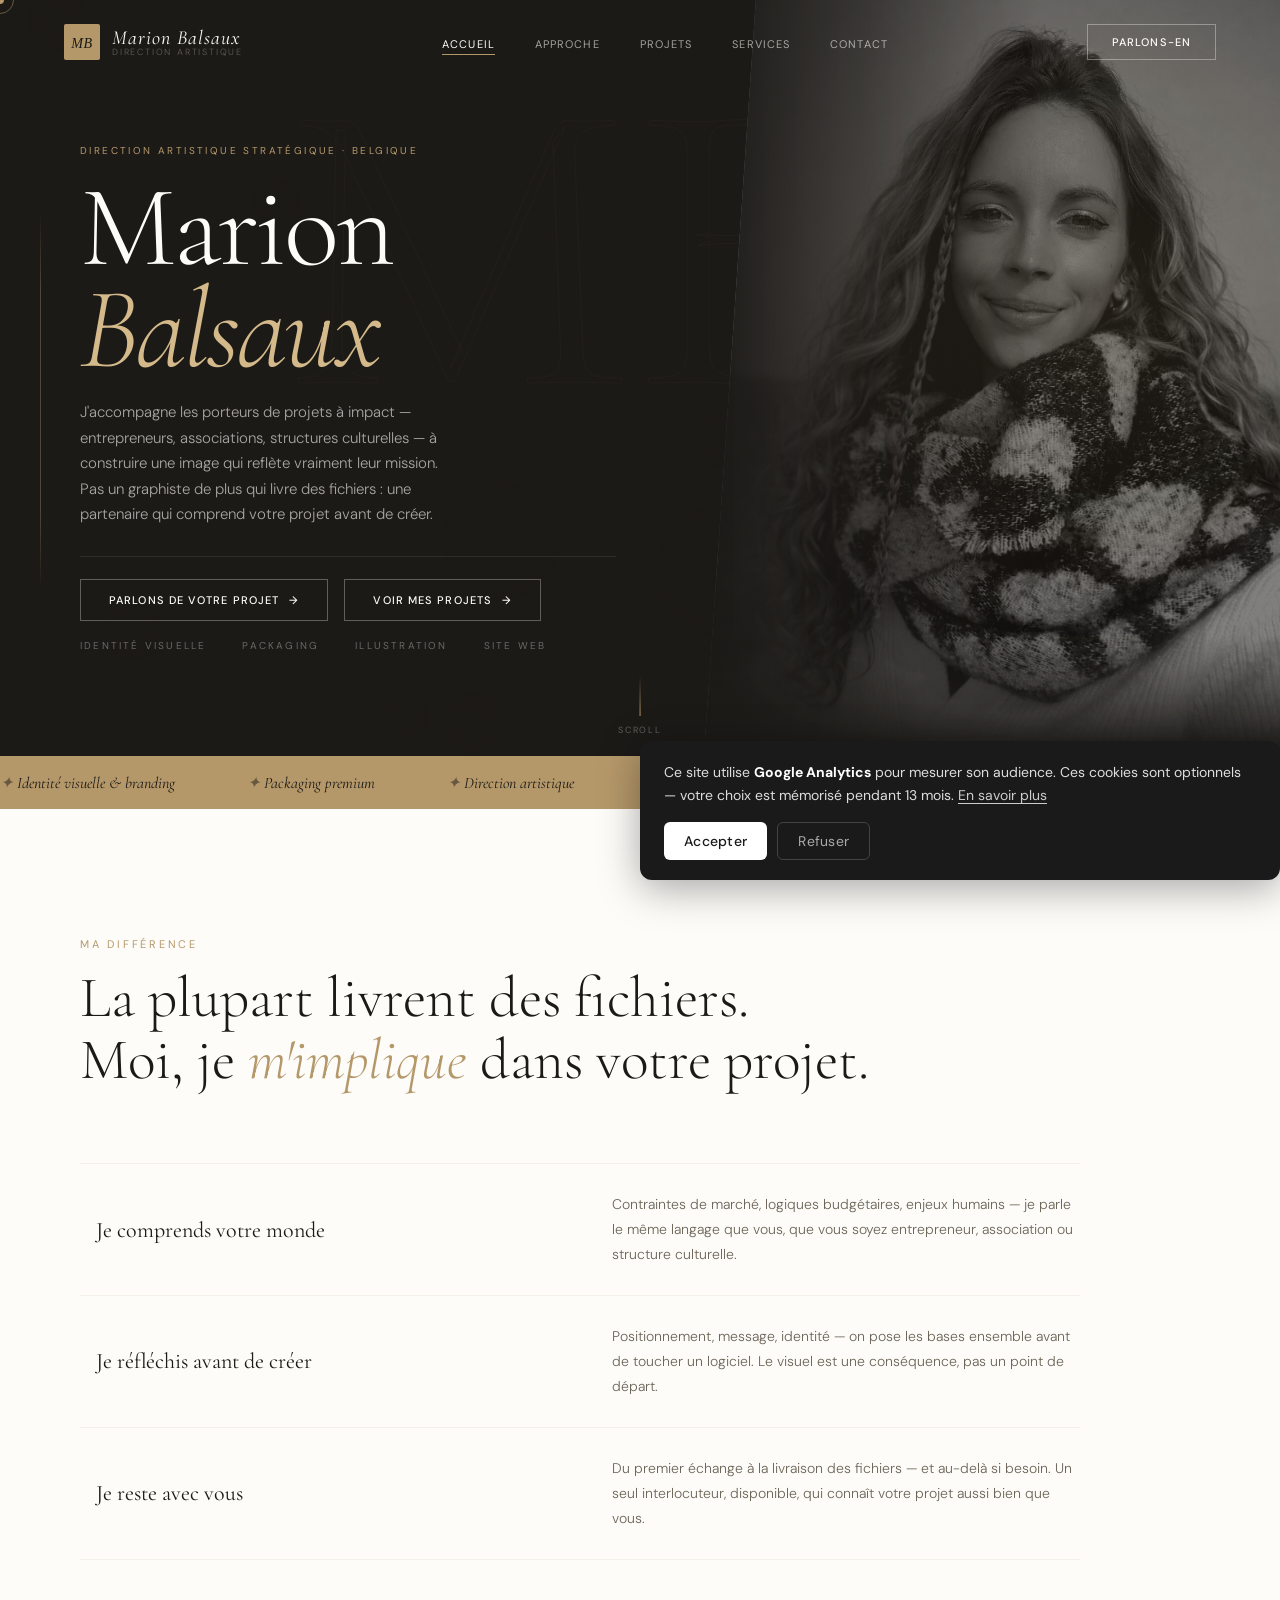
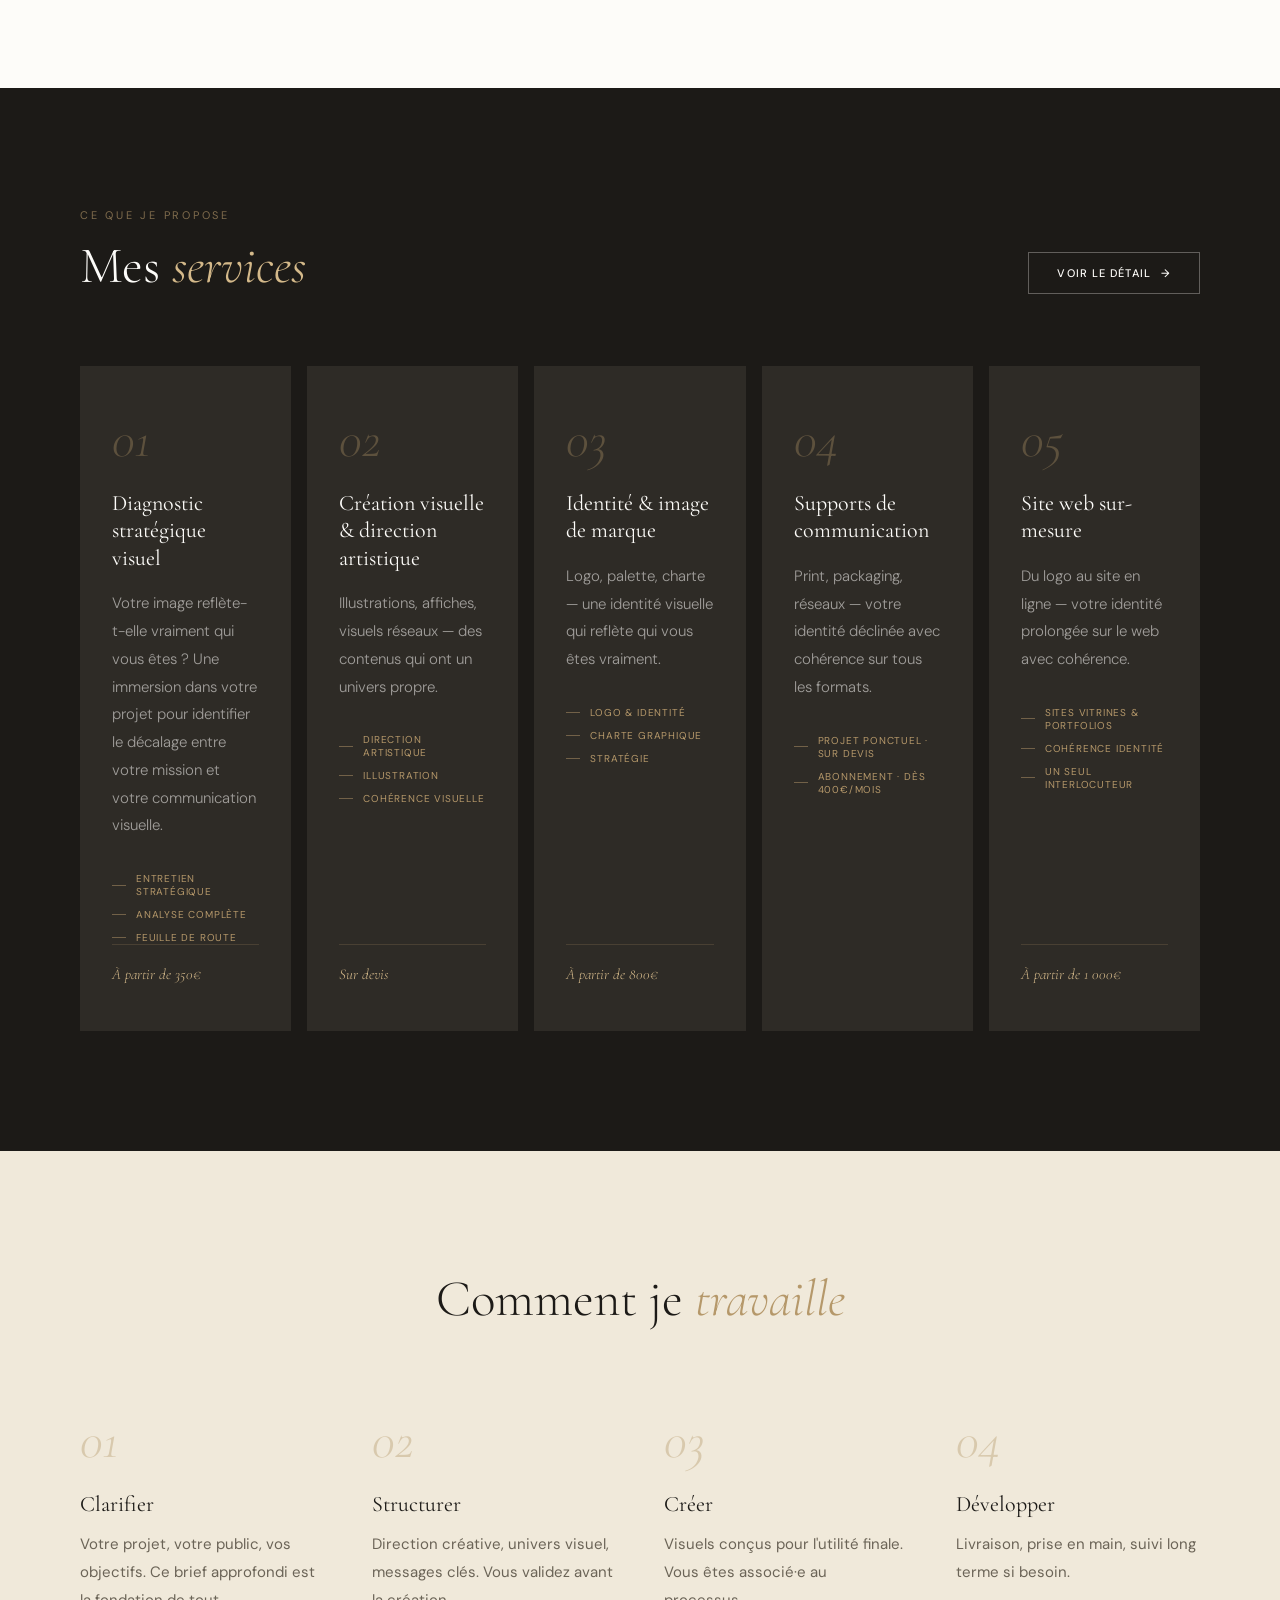
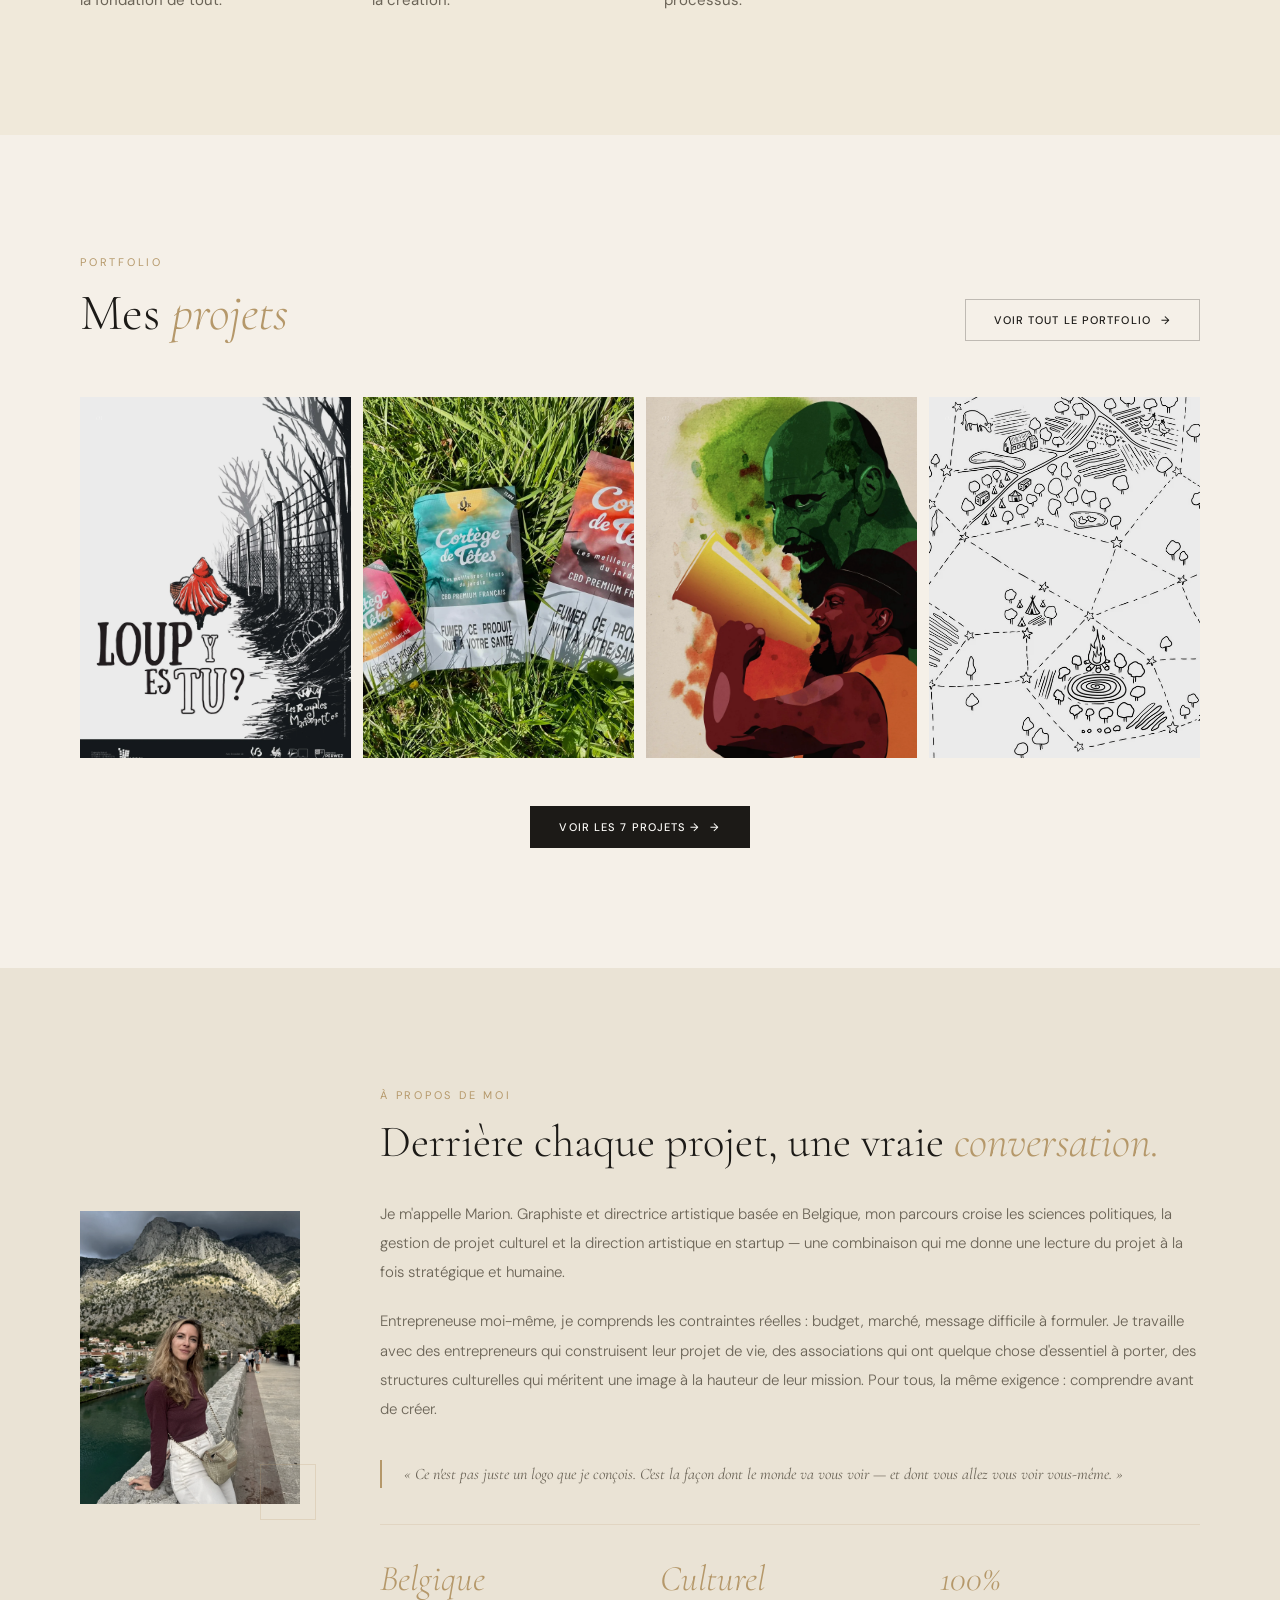
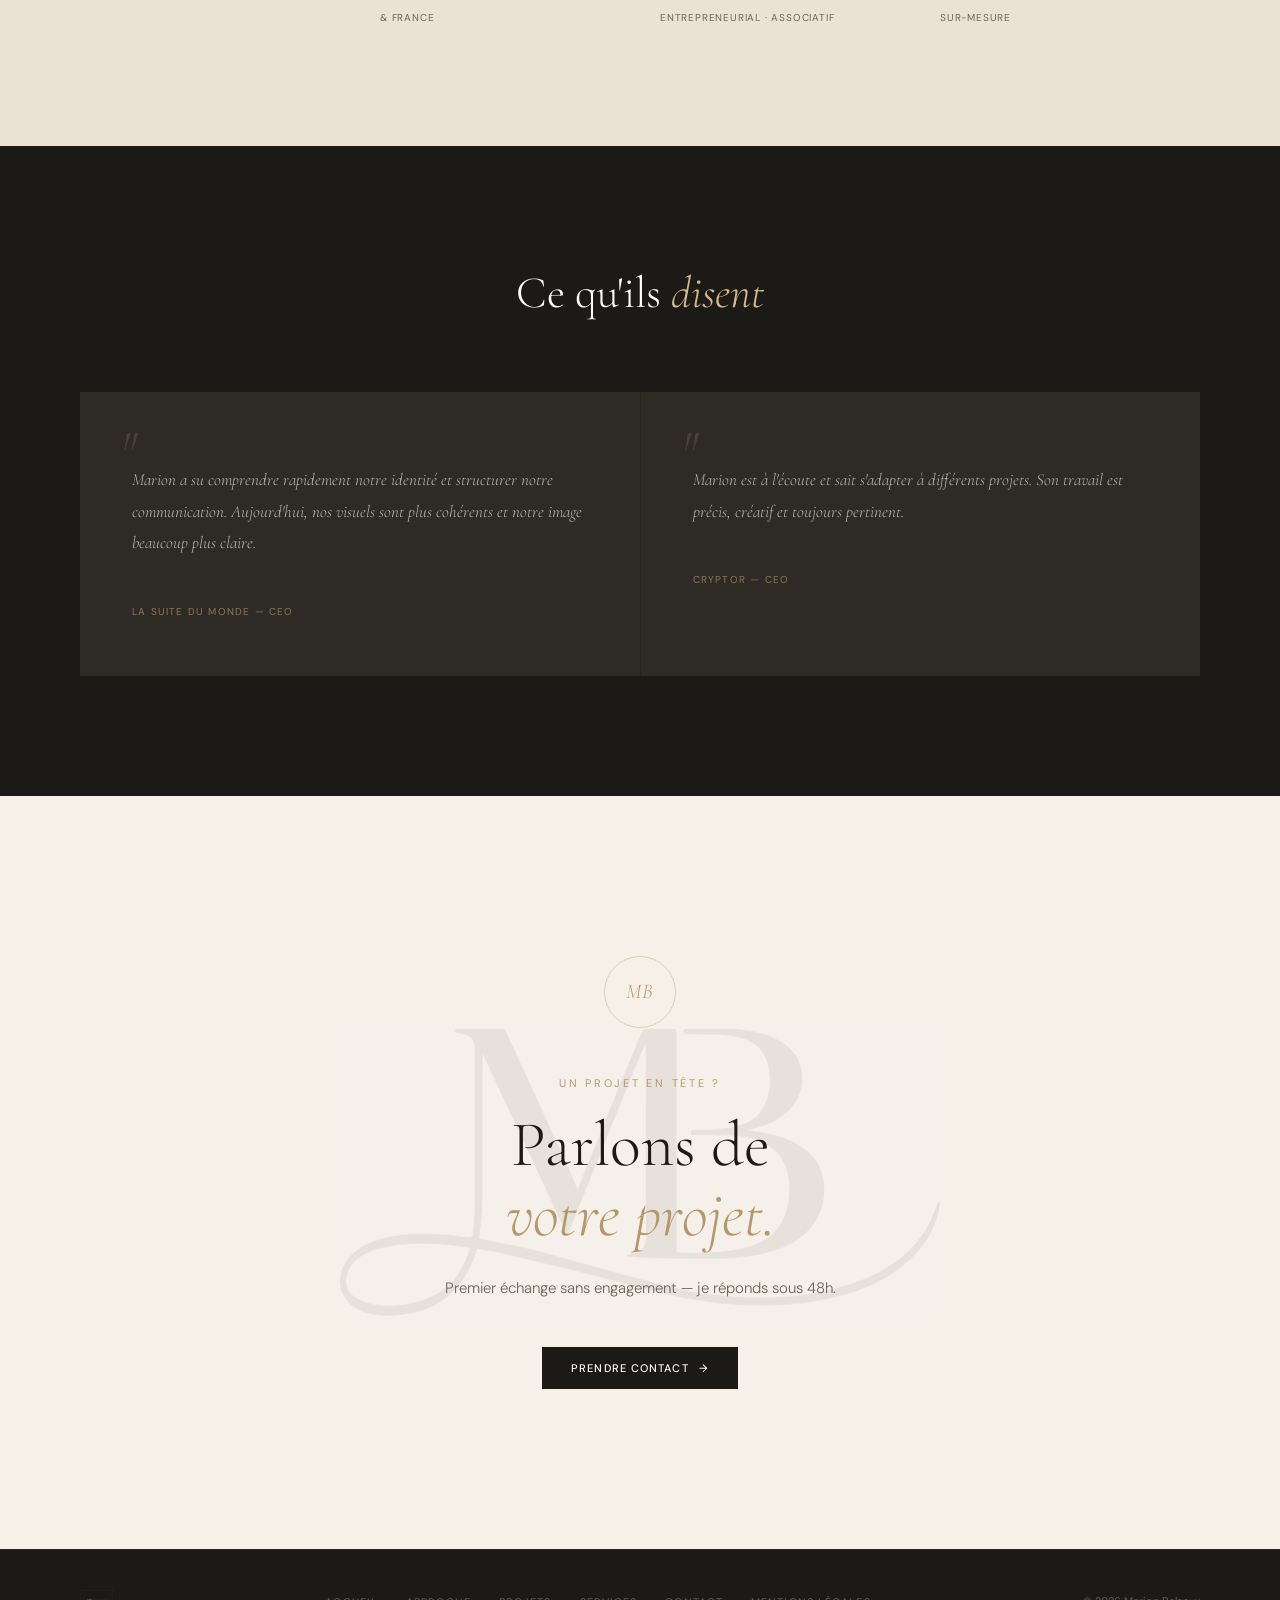
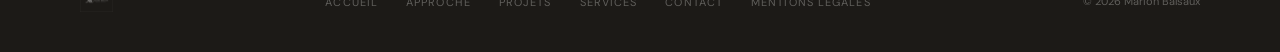
<file: index.html>
<!DOCTYPE html>
<html lang="fr">
<head>
<!-- Google tag (gtag.js) — Consent Mode v2 -->
<script>
  window.dataLayer = window.dataLayer || [];
  function gtag(){dataLayer.push(arguments);}
  // Consent Mode v2 — denied by default, modeling enabled for non-consenting users
  gtag('consent', 'default', {
    'analytics_storage': 'denied',
    'ad_storage': 'denied',
    'ad_user_data': 'denied',
    'ad_personalization': 'denied',
    'wait_for_update': 500
  });
  gtag('set', 'url_passthrough', true);
</script>
<script async src="https://www.googletagmanager.com/gtag/js?id=G-MSE1TXJMT7"></script>
<script>
  gtag('js', new Date());
  gtag('config', 'G-MSE1TXJMT7', {'allow_google_signals': false});
</script>
<meta charset="UTF-8"><meta name="viewport" content="width=device-width, initial-scale=1.0">
<title>Graphiste Freelance Belgique — Marion Balsaux | Identité visuelle & Direction artistique</title>
<meta name="description" content="Marion Balsaux, graphiste freelance et directrice artistique en Belgique — identité visuelle éco-responsable, accompagnement stratégique visuel pour associations ASBL, secteur culturel et entrepreneurs à impact.">
<meta name="keywords" content="graphiste freelance belgique, identité visuelle Bruxelles, directrice artistique freelance, graphiste associations ASBL belgique, graphiste secteur culturel belgique, identité visuelle éco-responsable, accompagnement stratégique visuel, audit visuel communication association, template canva ASBL">
<meta name="author" content="Marion Balsaux">
<meta name="robots" content="index, follow">
<link rel="canonical" href="https://marionbalsaux.fr/">
<meta property="og:title" content="Graphiste Freelance Belgique — Marion Balsaux | Identité visuelle & Direction artistique">
<meta property="og:description" content="Graphiste freelance et directrice artistique en Belgique — identité visuelle stratégique pour associations ASBL, structures culturelles et entrepreneurs à impact.">
<meta property="og:type" content="website">
<meta property="og:url" content="https://marionbalsaux.fr/">
<meta property="og:locale" content="fr_BE">
<meta property="og:site_name" content="Marion Balsaux">
<meta property="og:image" content="https://marionbalsaux.fr/images/site/og-image.jpg">
<meta property="og:image:width" content="1200">
<meta property="og:image:height" content="630">
<meta name="twitter:image" content="https://marionbalsaux.fr/images/site/og-image.jpg">
<meta name="twitter:card" content="summary_large_image">
<meta name="twitter:title" content="Marion Balsaux — Graphiste Freelance & Directrice Artistique en Belgique">
<meta name="twitter:description" content="Identité visuelle, accompagnement stratégique visuel pour associations ASBL et projets à impact. Belgique.">
<!-- Preload hero image pour LCP mobile -->
<link rel="preload" as="image" href="images/site/photo-marion-hero.webp" fetchpriority="high">
<link rel="preconnect" href="https://fonts.googleapis.com"><link rel="preconnect" href="https://fonts.gstatic.com" crossorigin>
<link href="https://fonts.googleapis.com/css2?family=Cormorant+Garamond:ital,wght@0,300;0,400;0,600;1,300;1,400&family=DM+Sans:wght@300;400;500&display=swap&display=swap" rel="stylesheet" media="print" onload="this.media='all'">
<noscript><link href="https://fonts.googleapis.com/css2?family=Cormorant+Garamond:ital,wght@0,300;0,400;0,600;1,300;1,400&family=DM+Sans:wght@300;400;500&display=swap" rel="stylesheet"></noscript>
<link rel="stylesheet" href="styles.css">
<style>
/* ══════════════════════════════════════════
   HERO
══════════════════════════════════════════ */
.hero {
  height: 84vh;
  min-height: 500px;
  max-height: 820px;
  background: var(--dark);
  display: grid;
  grid-template-columns: 55% 45%;
  position: relative;
  overflow: visible;
  align-items: stretch;
}
/* Canvas fumée */
#hero-smoke {
  position: absolute;
  inset: 0;
  width: 100%;
  height: 100%;
  pointer-events: none;
  z-index: 1;
  opacity: 1;
}

/* Filigrane décoratif */
.hero-bg-num {
  position: absolute;
  left: 22%;
  top: 40px;
  font-family: var(--serif);
  font-size: 420px;
  font-weight: 300;
  line-height: 1;
  color: transparent;
  -webkit-text-stroke: 1px rgba(181,152,106,.04);
  pointer-events: none;
  user-select: none;
  z-index: 1;
}

/* Colonne gauche */
.hero-left {
  padding: 80px 88px 40px 80px;
  display: flex;
  flex-direction: column;
  justify-content: center;
  position: relative;
  z-index: 2;
}

/* Accent vertical doré — signature éditoriale */
.hero-left::before {
  content: '';
  position: absolute;
  left: 40px;
  top: 28%;
  bottom: 22%;
  width: 1px;
  background: linear-gradient(to bottom,
    transparent 0%,
    rgba(181,152,106,.35) 20%,
    rgba(181,152,106,.35) 80%,
    transparent 100%
  );
  z-index: 1;
}

.hero-eyebrow {
  font-size: 10px;
  letter-spacing: .24em;
  text-transform: uppercase;
  color: var(--gold);
  margin-bottom: 20px;
  opacity: 0;
  animation: fadeUp .8s ease .2s forwards;
}

.hero-title {
  font-family: var(--serif);
  font-size: clamp(72px, 9vw, 120px);
  font-weight: 300;
  line-height: .88;
  color: var(--white);
  margin-bottom: 20px;
  letter-spacing: -.028em;
  opacity: 0;
  animation: fadeUp .8s ease .35s forwards;
}
.hero-title em {
  font-style: italic;
  color: var(--gold-light);
  display: block;
}

.hero-desc {
  font-size: 15px;
  font-weight: 300;
  line-height: 1.7;
  color: rgba(253,252,249,.62);
  max-width: 380px;
  margin-bottom: 0;
  opacity: 0;
  animation: fadeUp .8s ease .5s forwards;
}

/* Séparateur + CTA */
.hero-actions {
  display: flex;
  gap: 16px;
  flex-wrap: wrap;
  opacity: 0;
  animation: fadeUp .8s ease .65s forwards;
  margin-top: 28px;
  padding-top: 22px;
  border-top: 1px solid rgba(253,252,249,.09);
}

/* Pied de hero — micro-détails éditoriaux */
.hero-meta {
  display: flex;
  gap: 36px;
  margin-top: 18px;
  opacity: 0;
  animation: fadeIn 1.2s ease 1s forwards;
}
.hero-meta-item {
  font-size: 10px;
  letter-spacing: .22em;
  text-transform: uppercase;
  color: rgba(253,252,249,.35);
}

/* Colonne droite — portrait éditorial DA */
.hero-right {
  position: relative;
  overflow: hidden;
  z-index: 2;
  display: flex;
  align-items: flex-end;
  justify-content: center;
  /* Découpe diagonale — signature éditoriale */
  clip-path: polygon(9% 0%, 100% 0%, 100% 100%, 0% 100%);
}

/* Traitement photo : N&B + contraste DA */
.hero-photo {
  width: 100%;
  height: 100%;
  object-fit: cover;
  object-position: center 15%;
  filter: grayscale(100%) contrast(1.3) brightness(.82);
  opacity: .55;
}

/* Gradient : fondu gauche + bas + touche dorée */
.hero-photo-overlay {
  position: absolute;
  inset: 0;
  background:
    linear-gradient(to right, var(--dark) 0%, rgba(28,26,23,.6) 28%, transparent 58%),
    linear-gradient(to top, var(--dark) 0%, transparent 16%);
  z-index: 1;
}

/* Voile duotone or — couche finale éditoriale */
.hero-right::after {
  content: '';
  position: absolute;
  inset: 0;
  background: radial-gradient(
    ellipse at 70% 40%,
    rgba(181,152,106,.12) 0%,
    transparent 65%
  );
  z-index: 2;
  pointer-events: none;
}

.hero-scroll {
  position: absolute;
  bottom: 20px;
  left: 50%;
  transform: translateX(-50%);
  display: flex;
  flex-direction: column;
  align-items: center;
  gap: 8px;
  font-size: 9px;
  letter-spacing: .22em;
  text-transform: uppercase;
  color: rgba(253,252,249,.3);
  opacity: 0;
  animation: fadeIn 1s ease 1.4s forwards;
  z-index: 3;
}
.hero-line {
  width: 1px;
  height: 40px;
  background: linear-gradient(to bottom, transparent, var(--gold));
  animation: scrollLine 2.4s ease-in-out infinite;
}

/* ══════════════════════════════════════════
   ABOUT STRIP
══════════════════════════════════════════ */
.about-strip {
  padding: 120px 80px;
  display: grid;
  /* Photo discrète à gauche — placeholder en attente d'une 2e photo de Marion */
  grid-template-columns: 220px 1fr;
  gap: 80px;
  align-items: center;
  background: var(--beige-dark);
}
.about-photo-wrap {
  position: relative;
  display: flex;
  flex-direction: column;
  align-items: flex-start;
}
/* Placeholder en attendant la photo About distincte */
.about-photo-placeholder {
  width: 100%;
  max-width: 220px;
  aspect-ratio: 3/4;
  border: 1px solid rgba(181,152,106,.18);
  display: flex;
  flex-direction: column;
  align-items: center;
  justify-content: center;
  gap: 18px;
  background: rgba(181,152,106,.03);
}
.about-placeholder-initials {
  font-family: var(--serif);
  font-size: 48px;
  font-weight: 300;
  font-style: italic;
  color: rgba(181,152,106,.22);
  letter-spacing: .06em;
  line-height: 1;
}
.about-placeholder-rule {
  width: 28px;
  height: 1px;
  background: rgba(181,152,106,.18);
}
.about-photo {
  width: 100%;
  max-width: 220px;
  aspect-ratio: 3/4;
  object-fit: cover;
  object-position: center 15%;
  display: block;
  filter: saturate(.65) contrast(1.05);
}
.about-photo-deco {
  position: absolute;
  bottom: -16px;
  right: -16px;
  width: 56px;
  height: 56px;
  border: 1px solid rgba(181,152,106,.22);
}
.about-title {
  font-family: var(--serif);
  font-size: clamp(34px, 3.5vw, 52px);
  font-weight: 300;
  line-height: 1.1;
  margin-bottom: 32px;
}
.about-title em { font-style: italic; color: var(--gold); }
.about-text {
  font-size: 15px;
  font-weight: 300;
  line-height: 1.95;
  color: var(--text-muted);
  margin-bottom: 20px;
}
.about-quote {
  font-family: var(--serif);
  font-size: 16px;
  font-style: italic;
  color: var(--text-muted);
  border-left: 2px solid var(--gold);
  padding-left: 22px;
  margin: 36px 0;
  line-height: 1.75;
}
.about-stats {
  display: grid;
  grid-template-columns: repeat(3, 1fr);
  gap: 20px;
  padding-top: 36px;
  border-top: 1px solid rgba(181,152,106,.18);
  margin-top: 36px;
}
.stat-n {
  font-family: var(--serif);
  font-size: 36px;
  font-weight: 300;
  font-style: italic;
  color: var(--gold);
  display: block;
  line-height: 1;
  margin-bottom: 8px;
}
.stat-l {
  font-size: 10px;
  letter-spacing: .08em;
  text-transform: uppercase;
  color: var(--text-muted);
  line-height: 1.6;
}

/* ══════════════════════════════════════════
   INTRO — LA DIFFÉRENCE
══════════════════════════════════════════ */
.intro {
  padding: 128px 80px;
  background: var(--white);
}
.intro-inner { max-width: 1000px; }
.intro-title {
  font-family: var(--serif);
  font-size: clamp(40px, 4.5vw, 66px);
  font-weight: 300;
  line-height: 1.08;
  margin-bottom: 72px;
}
.intro-title em { font-style: italic; color: var(--gold); }
.pillars { display: flex; flex-direction: column; }
.pillar {
  padding: 28px 0 28px 16px;
  border-bottom: 1px solid rgba(181,152,106,.13);
  display: grid;
  grid-template-columns: 1fr 1fr;
  gap: 48px;
  align-items: center;
  transition: padding-left .35s ease, background .35s ease;
  cursor: default;
}
.pillar:first-child { border-top: 1px solid rgba(181,152,106,.13); }
.pillar:hover { padding-left: 28px; background: rgba(181,152,106,.03); }
.pillar-name {
  font-family: var(--serif);
  font-size: 22px;
  font-weight: 400;
}
.pillar-desc {
  font-size: 14px;
  font-weight: 300;
  color: var(--text-muted);
  line-height: 1.78;
}

/* ══════════════════════════════════════════
   SERVICES CARDS (dark)
══════════════════════════════════════════ */
.svcs-dark { background: var(--dark); padding: 120px 80px; }
.svcs-dark-header {
  display: flex;
  justify-content: space-between;
  align-items: flex-end;
  margin-bottom: 72px;
}
.svcs-title {
  font-family: var(--serif);
  font-size: clamp(36px, 4vw, 54px);
  font-weight: 300;
  color: var(--white);
  line-height: 1.1;
}
.svcs-title em { font-style: italic; color: var(--gold-light); }
.svcs-grid {
  display: grid;
  grid-template-columns: repeat(4, 1fr);
  gap: 16px;
  background: transparent;
}
.svc {
  background: var(--dark-mid);
  padding: 48px 32px;
  display: flex;
  flex-direction: column;
  transition: background .35s;
  cursor: none;
}
.svc:hover { background: rgba(50,47,42,1); }
.svc-n {
  font-family: var(--serif);
  font-size: 52px;
  font-style: italic;
  font-weight: 300;
  color: rgba(181,152,106,.35);
  line-height: 1;
  margin-bottom: 24px;
  display: block;
  user-select: none;
}
.svc-t {
  font-family: var(--serif);
  font-size: 22px;
  font-weight: 400;
  color: var(--white);
  line-height: 1.25;
  margin-bottom: 18px;
}
.svc-d {
  font-size: 15px;
  font-weight: 300;
  color: rgba(253,252,249,.55);
  line-height: 1.85;
  margin-bottom: 32px;
}
.svc-tags { display: flex; flex-direction: column; gap: 10px; }
.svc-tag {
  font-size: 10px;
  letter-spacing: .08em;
  text-transform: uppercase;
  color: var(--gold);
  display: flex;
  align-items: center;
  gap: 10px;
}
.svc-tag::before {
  content: '';
  width: 14px;
  height: 1px;
  background: var(--gold);
  flex-shrink: 0;
  opacity: .5;
}

/* Grille 5 colonnes */
.svcs-grid--5 {
  grid-template-columns: repeat(5, 1fr);
}
.svc-price {
  font-family: var(--serif);
  font-size: 15px;
  font-style: italic;
  font-weight: 300;
  color: var(--gold-light);
  margin-top: auto;
  padding-top: 20px;
  border-top: 1px solid rgba(181,152,106,.2);
}
@media(max-width:1200px) {
  .svcs-grid--5 { grid-template-columns: repeat(3, 1fr); }
}
@media(max-width:900px) {
  .svcs-grid--5 { grid-template-columns: 1fr; }
}

/* ══════════════════════════════════════════
   MÉTHODE
══════════════════════════════════════════ */
.meth { padding: 120px 80px; background: var(--beige-mid); }
.meth-title {
  font-family: var(--serif);
  font-size: clamp(36px, 4vw, 54px);
  font-weight: 300;
  line-height: 1.1;
  text-align: center;
  margin-bottom: 88px;
}
.meth-title em { font-style: italic; color: var(--gold); }
.meth-steps {
  display: grid;
  grid-template-columns: repeat(4, 1fr);
  gap: 48px;
  position: relative;
}
.meth-steps::before { display: none; }
.meth-step { text-align: left; }
.meth-num {
  font-family: var(--serif);
  font-size: 52px;
  font-style: italic;
  font-weight: 300;
  color: rgba(181,152,106,.40);
  line-height: 1;
  margin-bottom: 24px;
  display: block;
  user-select: none;
}
.meth-nt {
  font-family: var(--serif);
  font-size: 22px;
  font-weight: 400;
  margin-bottom: 14px;
}
.meth-nd {
  font-size: 15px;
  font-weight: 400;
  line-height: 1.85;
  color: var(--text-muted);
}

/* ══════════════════════════════════════════
   PROJETS — APERÇU HOME (layout éditorial)
   Inspiration : book de DA / galerie de studio
   Titres sous les images, pas d'overlay générique
══════════════════════════════════════════ */
/* ═══════════════════════════════════════════
   SECTION PROJETS HOME — grille 4 colonnes
═══════════════════════════════════════════ */
.projets-home { padding: 120px 80px; background: var(--beige); }
.projets-home-header {
  display: flex;
  justify-content: space-between;
  align-items: flex-end;
  margin-bottom: 56px;
}
.projets-title {
  font-family: var(--serif);
  font-size: clamp(36px, 4vw, 54px);
  font-weight: 300;
  line-height: 1.1;
}
.projets-title em { font-style: italic; color: var(--gold); }

/* Grille 4 colonnes */
.proj-grid {
  display: grid;
  grid-template-columns: repeat(4, 1fr);
  gap: 12px;
}
.proj-thumb {
  display: block;
  text-decoration: none;
  position: relative;
  overflow: hidden;
  background: var(--dark);
  cursor: none;
}
/* Image — ratio portrait, toujours rempli */
.proj-thumb-img {
  aspect-ratio: 3/4;
  overflow: hidden;
  display: block;
}
.proj-thumb-img img {
  width: 100%; height: 100%;
  object-fit: cover;
  display: block;
  transition: transform .9s cubic-bezier(.25,.46,.45,.94), opacity .4s;
  filter: brightness(.92);
}
.proj-thumb:hover .proj-thumb-img img {
  transform: scale(1.06);
  opacity: .75;
  filter: brightness(.7);
}
/* Numéro discret en haut */
.proj-thumb-num {
  position: absolute; top: 14px; left: 16px;
  font-family: var(--serif); font-size: 10px; font-style: italic;
  color: rgba(253,252,249,.4);
  z-index: 2; pointer-events: none;
}
/* Overlay — révélé au hover */
.proj-thumb-overlay {
  position: absolute; inset: 0;
  background: linear-gradient(to top, rgba(20,18,16,.90) 45%, rgba(20,18,16,.1) 85%);
  display: flex; flex-direction: column; justify-content: flex-end;
  padding: 28px 22px;
  opacity: 0;
  transform: translateY(8px);
  transition: opacity .35s ease, transform .35s ease;
}
.proj-thumb:hover .proj-thumb-overlay { opacity: 1; transform: translateY(0); }
.proj-thumb-cat {
  font-size: 8px; letter-spacing: .2em; text-transform: uppercase;
  color: var(--gold-light); margin-bottom: 10px; display: block;
}
.proj-thumb-name {
  font-family: var(--serif); font-size: 18px; font-weight: 400;
  font-style: italic; color: var(--white); display: block; line-height: 1.2;
}
.proj-thumb-arrow {
  display: inline-block; font-size: 13px; color: var(--gold);
  margin-top: 10px; transform: translateX(-8px);
  transition: transform .3s ease; opacity: 0;
  transition: transform .35s ease, opacity .35s ease;
}
.proj-thumb:hover .proj-thumb-arrow { transform: translateX(0); opacity: 1; }

.ph-footer { margin-top: 48px; text-align: center; }

/* ══════════════════════════════════════════
   TÉMOIGNAGES
══════════════════════════════════════════ */
.testi { background: var(--dark); padding: 120px 80px; }
.testi-title {
  font-family: var(--serif);
  font-size: clamp(36px, 3.5vw, 52px);
  font-weight: 300;
  color: var(--white);
  text-align: center;
  margin-bottom: 72px;
}
.testi-title em { font-style: italic; color: var(--gold-light); }
.testi-grid {
  display: grid;
  grid-template-columns: 1fr 1fr;
  gap: 1px;
  background: rgba(181,152,106,.08);
}
.testi-c {
  background: var(--dark-mid);
  padding: 56px 52px;
  position: relative;
}
.testi-c::before {
  content: '"';
  position: absolute;
  top: 32px;
  left: 40px;
  font-family: var(--serif);
  font-size: 52px;
  font-style: italic;
  color: var(--gold);
  opacity: .2;
  line-height: 1;
}
.testi-tx {
  font-family: var(--serif);
  font-size: 17px;
  font-style: italic;
  font-weight: 300;
  line-height: 1.85;
  color: rgba(253,252,249,.68);
  margin-bottom: 40px;
  padding-top: 16px;
}
.testi-au {
  font-size: 10px;
  letter-spacing: .12em;
  text-transform: uppercase;
  color: var(--gold);
  opacity: .7;
}

/* ══════════════════════════════════════════
   RESPONSIVE
══════════════════════════════════════════ */
@media(max-width:900px){
  /* ── Hero mobile : plus de clip, contenu visible en entier ── */
  .hero {
    grid-template-columns: 1fr;
    height: auto;
    min-height: 100svh; /* safe viewport height pour les mobiles */
    max-height: none;
    overflow: visible; /* supprime le clipping qui cachait les boutons */
  }
  .hero-left {
    padding: 100px 24px 56px;
    min-height: unset;
    justify-content: flex-start; /* contenu depuis le haut — plus de risque de débordement */
    border-left: none;
  }
  .hero-title { font-size: clamp(52px, 14vw, 80px); margin-bottom: 20px; }
  .hero-desc { margin-bottom: 0; }
  .hero-actions { margin-top: 28px; padding-top: 24px; }
  .hero-left::before { display: none; }
  .hero-right { display: none; }
  .hero-meta { flex-wrap: wrap; gap: 16px; margin-top: 28px; }
  .about-strip { grid-template-columns: 1fr; padding: 80px 24px; gap: 40px; }
  .about-photo-wrap { display: none; }
  .intro { padding: 80px 24px; }
  .svcs-dark { padding: 80px 24px; }
  .svcs-grid { grid-template-columns: 1fr; }
  .svcs-dark-header { flex-direction: column; align-items: flex-start; gap: 20px; }
  .meth { padding: 80px 24px; }
  .meth-steps { grid-template-columns: 1fr 1fr; gap: 32px; }
  .meth-steps::before { display: none; }
  .projets-home { padding: 80px 24px; }
  .projets-home-header { flex-direction: column; align-items: flex-start; gap: 20px; }
  .proj-grid { grid-template-columns: repeat(2, 1fr); gap: 2px; }
  .ph-col { flex-direction: row; }
  .testi { padding: 80px 24px; }
  .testi-grid { grid-template-columns: 1fr; background: none; gap: 2px; }
}
</style>
<script type="application/ld+json">
{"@context":"https://schema.org","@type":"ProfessionalService","name":"Marion Balsaux","description":"Graphiste freelance et directrice artistique en Belgique — identité visuelle, packaging, illustration, site web sur-mesure.","url":"https://marionbalsaux.fr","email":"marionblsx@gmail.com","address":{"@type":"PostalAddress","addressCountry":"BE","addressRegion":"Brabant Wallon"},"priceRange":"€€","sameAs":["https://www.instagram.com/marionbalsaux","https://www.linkedin.com/in/marion-balsaux-36b691261"],"hasOfferCatalog":{"@type":"OfferCatalog","name":"Services","itemListElement":[{"@type":"Offer","itemOffered":{"@type":"Service","name":"Identité visuelle & image de marque"}},{"@type":"Offer","itemOffered":{"@type":"Service","name":"Création visuelle & direction artistique"}},{"@type":"Offer","itemOffered":{"@type":"Service","name":"Supports de communication"}},{"@type":"Offer","itemOffered":{"@type":"Service","name":"Site web sur-mesure"}}]}}
</script>
</head>
<body>
<a href="#main-content" class="skip-link" style="position:absolute;left:-9999px;top:auto;width:1px;height:1px;overflow:hidden;z-index:9999;padding:12px 24px;background:var(--dark);color:var(--white);font-size:14px;text-decoration:none;">Aller au contenu principal</a>
<div class="cursor" id="cursor"></div>
<div class="cursor-follower" id="follower"></div>

<header>
<nav id="main-nav">
  <a href="index.html" class="nav-logo">
    <img src="images/site/logo-mb.svg" alt="MB" class="nav-logo-img">
    <span class="nav-logo-mb"><span>Marion Balsaux</span><span>Direction Artistique</span></span>
  </a>
  <ul class="nav-links">
    <li><a href="index.html" class="active">Accueil</a></li>
    <li><a href="approche.html">Approche</a></li>
    <li><a href="projets.html">Projets</a></li>
    <li><a href="services.html">Services</a></li>
    <li><a href="contact.html">Contact</a></li>
  </ul>
  <a href="contact.html" class="nav-cta">Parlons-en</a>
  <button class="nav-hamburger" id="nav-hamburger" aria-label="Menu" aria-expanded="false">
    <span></span><span></span><span></span>
  </button>
</nav>

<!-- Menu mobile overlay -->
<div class="nav-mobile-overlay" id="nav-mobile-overlay" role="dialog" aria-modal="true">
  <ul class="nav-mobile-links">
    <li><a href="index.html" class="active">Accueil</a></li>
    <li><a href="approche.html">Approche</a></li>
    <li><a href="projets.html">Projets</a></li>
    <li><a href="services.html">Services</a></li>
    <li><a href="contact.html">Contact</a></li>
  </ul>
  <a href="contact.html" class="nav-mobile-cta">Parlons de votre projet</a>
  <span class="nav-mobile-deco">Marion Balsaux · Direction Artistique</span>
</div>
</header>

<main id="main-content">
<!-- HERO -->
<section class="hero">
  <canvas id="hero-smoke" aria-hidden="true"></canvas>
  <div class="hero-bg-num">MB</div>
  <div class="hero-left">
    <p class="hero-eyebrow">Direction artistique stratégique · Belgique</p>
    <h1 class="hero-title">Marion<br><em>Balsaux</em></h1>
    <p class="hero-desc">J'accompagne les porteurs de projets à impact — entrepreneurs, associations, structures culturelles — à construire une image qui reflète vraiment leur mission. Pas un graphiste de plus qui livre des fichiers : une partenaire qui comprend votre projet avant de créer.</p>
    <div class="hero-actions">
      <a href="contact.html" class="btn btn--outline-w">Parlons de votre projet</a>
      <a href="projets.html" class="btn btn--outline-w" style="background:transparent">Voir mes projets</a>
    </div>
    <div class="hero-meta">
      <span class="hero-meta-item">Identité visuelle</span>
      <span class="hero-meta-item">Packaging</span>
      <span class="hero-meta-item">Illustration</span>
      <span class="hero-meta-item">Site web</span>
    </div>
  </div>
  <div class="hero-right">
    <img src="images/site/photo-marion-hero.webp" alt="Marion Balsaux graphiste" class="hero-photo">
    <div class="hero-photo-overlay"></div>
  </div>
  <div class="hero-scroll"><div class="hero-line"></div><span>Scroll</span></div>
</section>

<!-- MARQUEE -->
<div class="marquee-band">
  <div class="marquee-inner">
    <span class="marquee-item">Identité visuelle & branding</span>
    <span class="marquee-item">Packaging premium</span>
    <span class="marquee-item">Direction artistique</span>
    <span class="marquee-item">Site web sur-mesure</span>
    <span class="marquee-item">Entrepreneurs & associations</span>
    <span class="marquee-item">Illustration & communication</span>
    <span class="marquee-item">Belgique & France</span>
    <span class="marquee-item">Identité visuelle & branding</span>
    <span class="marquee-item">Packaging premium</span>
    <span class="marquee-item">Direction artistique</span>
    <span class="marquee-item">Site web sur-mesure</span>
    <span class="marquee-item">Entrepreneurs & associations</span>
    <span class="marquee-item">Illustration & communication</span>
    <span class="marquee-item">Belgique & France</span>
  </div>
</div>

<!-- INTRO / DIFFÉRENCE -->
<section class="intro">
  <div class="intro-inner">
    <span class="label">Ma différence</span>
    <h2 class="intro-title reveal">La plupart livrent des fichiers.<br>Moi, je <em>m'implique</em> dans votre projet.</h2>
    <div class="pillars">
      <div class="pillar reveal" data-delay="0">
        <span class="pillar-name">Je comprends votre monde</span>
        <span class="pillar-desc">Contraintes de marché, logiques budgétaires, enjeux humains — je parle le même langage que vous, que vous soyez entrepreneur, association ou structure culturelle.</span>
      </div>
      <div class="pillar reveal" data-delay="80">
        <span class="pillar-name">Je réfléchis avant de créer</span>
        <span class="pillar-desc">Positionnement, message, identité — on pose les bases ensemble avant de toucher un logiciel. Le visuel est une conséquence, pas un point de départ.</span>
      </div>
      <div class="pillar reveal" data-delay="160">
        <span class="pillar-name">Je reste avec vous</span>
        <span class="pillar-desc">Du premier échange à la livraison des fichiers — et au-delà si besoin. Un seul interlocuteur, disponible, qui connaît votre projet aussi bien que vous.</span>
      </div>
    </div>
  </div>
</section>

<!-- SERVICES -->
<section class="svcs-dark">
  <div class="svcs-dark-header reveal">
    <div><span class="label label--light">Ce que je propose</span><h2 class="svcs-title">Mes <em>services</em></h2></div>
    <a href="services.html" class="btn btn--outline-w" style="font-size:11px">Voir le détail</a>
  </div>
  <div class="svcs-grid svcs-grid--5">
    <div class="svc reveal" data-delay="0">
      <span class="svc-n">01</span>
      <h3 class="svc-t">Diagnostic stratégique visuel</h3>
      <p class="svc-d">Votre image reflète-t-elle vraiment qui vous êtes ? Une immersion dans votre projet pour identifier le décalage entre votre mission et votre communication visuelle.</p>
      <div class="svc-tags"><span class="svc-tag">Entretien stratégique</span><span class="svc-tag">Analyse complète</span><span class="svc-tag">Feuille de route</span></div>
      <span class="svc-price">À partir de 350€</span>
    </div>
    <div class="svc reveal" data-delay="60">
      <span class="svc-n">02</span>
      <h3 class="svc-t">Création visuelle & direction artistique</h3>
      <p class="svc-d">Illustrations, affiches, visuels réseaux — des contenus qui ont un univers propre.</p>
      <div class="svc-tags"><span class="svc-tag">Direction artistique</span><span class="svc-tag">Illustration</span><span class="svc-tag">Cohérence visuelle</span></div>
      <span class="svc-price">Sur devis</span>
    </div>
    <div class="svc reveal" data-delay="120">
      <span class="svc-n">03</span>
      <h3 class="svc-t">Identité & image de marque</h3>
      <p class="svc-d">Logo, palette, charte — une identité visuelle qui reflète qui vous êtes vraiment.</p>
      <div class="svc-tags"><span class="svc-tag">Logo & identité</span><span class="svc-tag">Charte graphique</span><span class="svc-tag">Stratégie</span></div>
      <span class="svc-price">À partir de 800€</span>
    </div>
    <div class="svc reveal" data-delay="180">
      <span class="svc-n">04</span>
      <h3 class="svc-t">Supports de communication</h3>
      <p class="svc-d">Print, packaging, réseaux — votre identité déclinée avec cohérence sur tous les formats.</p>
      <div class="svc-tags"><span class="svc-tag">Projet ponctuel · sur devis</span><span class="svc-tag">Abonnement · dès 400€/mois</span></div>
    </div>
    <div class="svc reveal" data-delay="240">
      <span class="svc-n">05</span>
      <h3 class="svc-t">Site web sur-mesure</h3>
      <p class="svc-d">Du logo au site en ligne — votre identité prolongée sur le web avec cohérence.</p>
      <div class="svc-tags"><span class="svc-tag">Sites vitrines & portfolios</span><span class="svc-tag">Cohérence identité</span><span class="svc-tag">Un seul interlocuteur</span></div>
      <span class="svc-price">À partir de 1 000€</span>
    </div>
  </div>
</section>

<!-- MÉTHODE -->
<section class="meth">
  <h2 class="meth-title reveal">Comment je <em>travaille</em></h2>
  <div class="meth-steps">
    <div class="meth-step reveal" data-delay="0"><div class="meth-num">01</div><h3 class="meth-nt">Clarifier</h3><p class="meth-nd">Votre projet, votre public, vos objectifs. Ce brief approfondi est la fondation de tout.</p></div>
    <div class="meth-step reveal" data-delay="100"><div class="meth-num">02</div><h3 class="meth-nt">Structurer</h3><p class="meth-nd">Direction créative, univers visuel, messages clés. Vous validez avant la création.</p></div>
    <div class="meth-step reveal" data-delay="200"><div class="meth-num">03</div><h3 class="meth-nt">Créer</h3><p class="meth-nd">Visuels conçus pour l'utilité finale. Vous êtes associé·e au processus.</p></div>
    <div class="meth-step reveal" data-delay="300"><div class="meth-num">04</div><h3 class="meth-nt">Développer</h3><p class="meth-nd">Livraison, prise en main, suivi long terme si besoin.</p></div>
  </div>
</section>

<!-- PROJETS APERÇU — 4 colonnes -->
<section class="projets-home">
  <div class="projets-home-header reveal">
    <div><span class="label">Portfolio</span><h2 class="projets-title">Mes <em>projets</em></h2></div>
    <a href="projets.html" class="btn btn--light">Voir tout le portfolio</a>
  </div>
  <div class="proj-grid">

    <a href="projets.html#royales" class="proj-thumb reveal" data-delay="0">
      <span class="proj-thumb-num">01</span>
      <div class="proj-thumb-img">
        <img loading="lazy" src="images/royales/royales-01.webp" alt="Les Royales Marionnettes">
      </div>
      <div class="proj-thumb-overlay">
        <span class="proj-thumb-cat">Branding · Print · Scénographie</span>
        <span class="proj-thumb-name">Les Royales Marionnettes</span>
        <span class="proj-thumb-arrow">→</span>
      </div>
    </a>

    <a href="projets.html#lucha" class="proj-thumb reveal" data-delay="80">
      <span class="proj-thumb-num">02</span>
      <div class="proj-thumb-img">
        <img loading="lazy" src="images/lucha/lucha-02.webp" alt="Lucha Sigue">
      </div>
      <div class="proj-thumb-overlay">
        <span class="proj-thumb-cat">Branding · Identité · Packaging</span>
        <span class="proj-thumb-name">Lucha Sigue</span>
        <span class="proj-thumb-arrow">→</span>
      </div>
    </a>

    <a href="projets.html#dad" class="proj-thumb reveal" data-delay="160">
      <span class="proj-thumb-num">03</span>
      <div class="proj-thumb-img">
        <img loading="lazy" src="images/dad/dad-01.webp" alt="Illustration vectorielle">
      </div>
      <div class="proj-thumb-overlay">
        <span class="proj-thumb-cat">Illustration vectorielle</span>
        <span class="proj-thumb-name">Illustration vectorielle</span>
        <span class="proj-thumb-arrow">→</span>
      </div>
    </a>

    <a href="projets.html#suite" class="proj-thumb reveal" data-delay="240">
      <span class="proj-thumb-num">04</span>
      <div class="proj-thumb-img">
        <img loading="lazy" src="images/suite/suite-02.webp" alt="La Suite du Monde">
      </div>
      <div class="proj-thumb-overlay">
        <span class="proj-thumb-cat">Illustration · Web · Stratégie</span>
        <span class="proj-thumb-name">La Suite du Monde</span>
        <span class="proj-thumb-arrow">→</span>
      </div>
    </a>

  </div>
  <div class="ph-footer reveal"><a href="projets.html" class="btn btn--dark">Voir les 7 projets →</a></div>
</section>

<!-- ABOUT -->
<section class="about-strip">
  <div class="about-photo-wrap reveal-l">
    <img loading="lazy" src="images/site/photo-marion2.webp" alt="Marion Balsaux" class="about-photo">
    <div class="about-photo-deco"></div>
  </div>
  <div class="reveal-r">
    <span class="label">À propos de moi</span>
    <h2 class="about-title">Derrière chaque projet, une vraie <em>conversation.</em></h2>
    <p class="about-text">Je m'appelle Marion. Graphiste et directrice artistique basée en Belgique, mon parcours croise les sciences politiques, la gestion de projet culturel et la direction artistique en startup — une combinaison qui me donne une lecture du projet à la fois stratégique et humaine.</p>
    <p class="about-text">Entrepreneuse moi-même, je comprends les contraintes réelles : budget, marché, message difficile à formuler. Je travaille avec des entrepreneurs qui construisent leur projet de vie, des associations qui ont quelque chose d'essentiel à porter, des structures culturelles qui méritent une image à la hauteur de leur mission. Pour tous, la même exigence : comprendre avant de créer.</p>
    <blockquote class="about-quote">« Ce n'est pas juste un logo que je conçois. C'est la façon dont le monde va vous voir — et dont vous allez vous voir vous-même. »</blockquote>
    <div class="about-stats">
      <div><span class="stat-n">Belgique</span><span class="stat-l">& France</span></div>
      <div><span class="stat-n">Culturel</span><span class="stat-l">Entrepreneurial · Associatif</span></div>
      <div><span class="stat-n">100%</span><span class="stat-l">Sur-mesure</span></div>
    </div>
  </div>
</section>

<!-- TESTI -->
<section class="testi">
  <h2 class="testi-title reveal">Ce qu'ils <em>disent</em></h2>
  <div class="testi-grid">
    <div class="testi-c reveal" data-delay="0"><p class="testi-tx">Marion a su comprendre rapidement notre identité et structurer notre communication. Aujourd'hui, nos visuels sont plus cohérents et notre image beaucoup plus claire.</p><span class="testi-au">La Suite du Monde — CEO</span></div>
    <div class="testi-c reveal" data-delay="120"><p class="testi-tx">Marion est à l'écoute et sait s'adapter à différents projets. Son travail est précis, créatif et toujours pertinent.</p><span class="testi-au">Cryptor — CEO</span></div>
  </div>
</section>

<!-- CTA -->
<section class="cta-section">
  <img loading="lazy" src="images/site/logo_initiales.webp" alt="" class="cta-mb-watermark" aria-hidden="true">
  <div class="cta-mb-seal reveal">
    <span class="cta-mb-letters">MB</span>
  </div>
  <span class="label" style="display:block;text-align:center;margin-bottom:20px;">Un projet en tête ?</span>
  <h2 class="cta-title reveal">Parlons de<br><em>votre projet.</em></h2>
  <p class="cta-text reveal">Premier échange sans engagement — je réponds sous 48h.</p>
  <a href="contact.html" class="btn btn--dark reveal">Prendre contact</a>
</section>
</main>

<footer>
  <a href="index.html" class="footer-logo-wrap">
    <img loading="lazy" src="images/site/logo_horizontal-white.webp" alt="Marion Balsaux" class="footer-logo-img" >
  </a>
  <ul class="footer-nav">
    <li><a href="index.html">Accueil</a></li>
    <li><a href="approche.html">Approche</a></li>
    <li><a href="projets.html">Projets</a></li>
    <li><a href="services.html">Services</a></li>
    <li><a href="contact.html">Contact</a></li><li><a href="mentions-legales.html">Mentions légales</a></li></ul>
  <span class="footer-copy">© 2026 Marion Balsaux</span>
</footer>
<script src="main.js"></script>
<script>
/* ── Smoke hero animation ── */
window.addEventListener('load', function() {
  const canvas = document.getElementById('hero-smoke');
  if (!canvas) return;
  const ctx = canvas.getContext('2d');
  let W = 0, H = 0, wisps = [], raf;

  function resize() {
    const rect = canvas.parentElement.getBoundingClientRect();
    W = canvas.width  = Math.round(rect.width)  || window.innerWidth;
    H = canvas.height = Math.round(rect.height) || Math.round(window.innerHeight * 0.86);
    /* Réinitialiser les volutes si on change de taille */
    if (wisps.length) wisps.forEach(w => w.reset(true));
  }

  function Wisp() { this.reset(true); }
  Wisp.prototype.reset = function(spread) {
    this.x    = Math.random() * W;
    this.y    = spread ? Math.random() * H : H + Math.random() * 80;
    this.r    = Math.random() * 90 + 50;          /* rayon 50–140 px */
    this.vx   = (Math.random() - 0.5) * 0.3;
    this.vy   = -(Math.random() * 0.3 + 0.1);
    this.grow = Math.random() * 0.15 + 0.05;
    this.maxO = Math.random() * 0.12 + 0.05;      /* 5–17 % — visible */
    this.life = 0;
    this.span = 260 + Math.floor(Math.random() * 300);
  };
  Wisp.prototype.tick = function() {
    this.x += this.vx;
    this.y += this.vy;
    this.r += this.grow;
    this.life++;
    const p = this.life / this.span;
    this.opacity = p < 0.25 ? (p / 0.25) * this.maxO
                 : p > 0.70 ? ((1 - p) / 0.30) * this.maxO
                 : this.maxO;
    if (this.life >= this.span || this.y + this.r < 0) this.reset(false);
  };
  Wisp.prototype.draw = function() {
    const g = ctx.createRadialGradient(this.x, this.y, 0, this.x, this.y, this.r);
    g.addColorStop(0,    `rgba(181,152,106,${this.opacity})`);
    g.addColorStop(0.5,  `rgba(181,152,106,${(this.opacity * 0.3).toFixed(3)})`);
    g.addColorStop(1,    'rgba(181,152,106,0)');
    ctx.beginPath();
    ctx.arc(this.x, this.y, this.r, 0, Math.PI * 2);
    ctx.fillStyle = g;
    ctx.fill();
  };

  function loop() {
    ctx.clearRect(0, 0, W, H);
    wisps.forEach(w => { w.tick(); w.draw(); });
    raf = requestAnimationFrame(loop);
  }

  resize();
  wisps = Array.from({ length: 22 }, () => new Wisp());
  loop();

  window.addEventListener('resize', resize);
  document.addEventListener('visibilitychange', () => {
    if (document.hidden) cancelAnimationFrame(raf);
    else loop();
  });
});
</script>

<!-- ══ Cookie Consent Banner ══ -->
<div id="cookie-banner" style="display:none;opacity:0;transform:translateY(calc(100% + 20px));transition:transform 0.4s ease,opacity 0.4s ease;position:fixed;bottom:20px;left:50%;transform:translateX(-50%) translateY(calc(100% + 20px));width:min(92vw,640px);background:#1a1a1a;color:#f0f0f0;border-radius:12px;padding:20px 24px;z-index:9999;box-shadow:0 8px 40px rgba(0,0,0,0.35);font-family:'DM Sans',sans-serif;font-size:0.875rem;gap:16px;flex-direction:column;align-items:flex-start;" role="alertdialog" aria-label="Consentement aux cookies">
  <p style="margin:0;line-height:1.6;color:#ddd;">Ce site utilise <strong style="color:#fff;">Google Analytics</strong> pour mesurer son audience. Ces cookies sont optionnels — votre choix est mémorisé pendant 13 mois. <a href="mentions-legales.html" style="color:#ccc;text-underline-offset:3px;">En savoir plus</a></p>
  <div style="display:flex;gap:10px;flex-wrap:wrap;">
    <button id="cookie-accept" style="background:#fff;color:#1a1a1a;border:none;border-radius:6px;padding:9px 20px;font-size:0.875rem;font-weight:500;cursor:pointer;font-family:inherit;letter-spacing:0.02em;">Accepter</button>
    <button id="cookie-reject" style="background:transparent;color:#aaa;border:1px solid #444;border-radius:6px;padding:9px 20px;font-size:0.875rem;cursor:pointer;font-family:inherit;letter-spacing:0.02em;">Refuser</button>
  </div>
</div>
<script src="cookie-consent.js"></script>
</body>
</html>
</file>
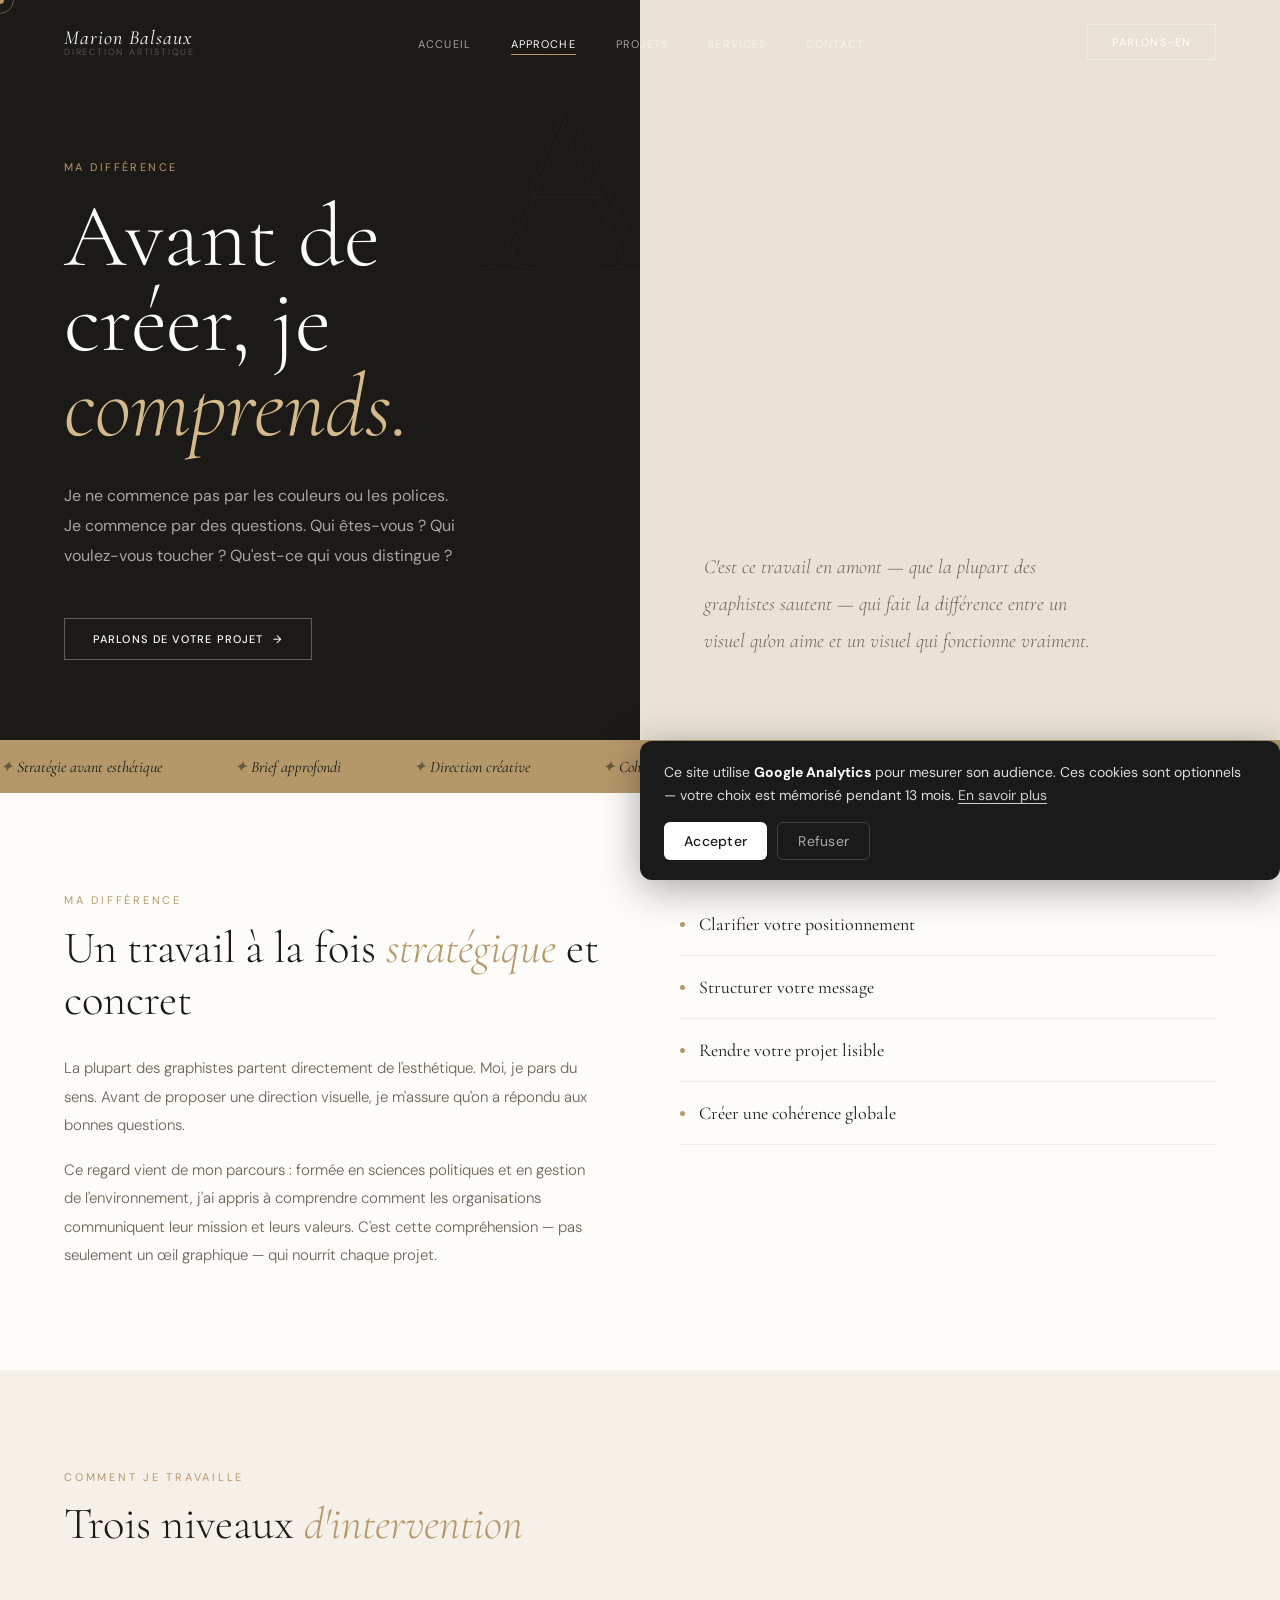
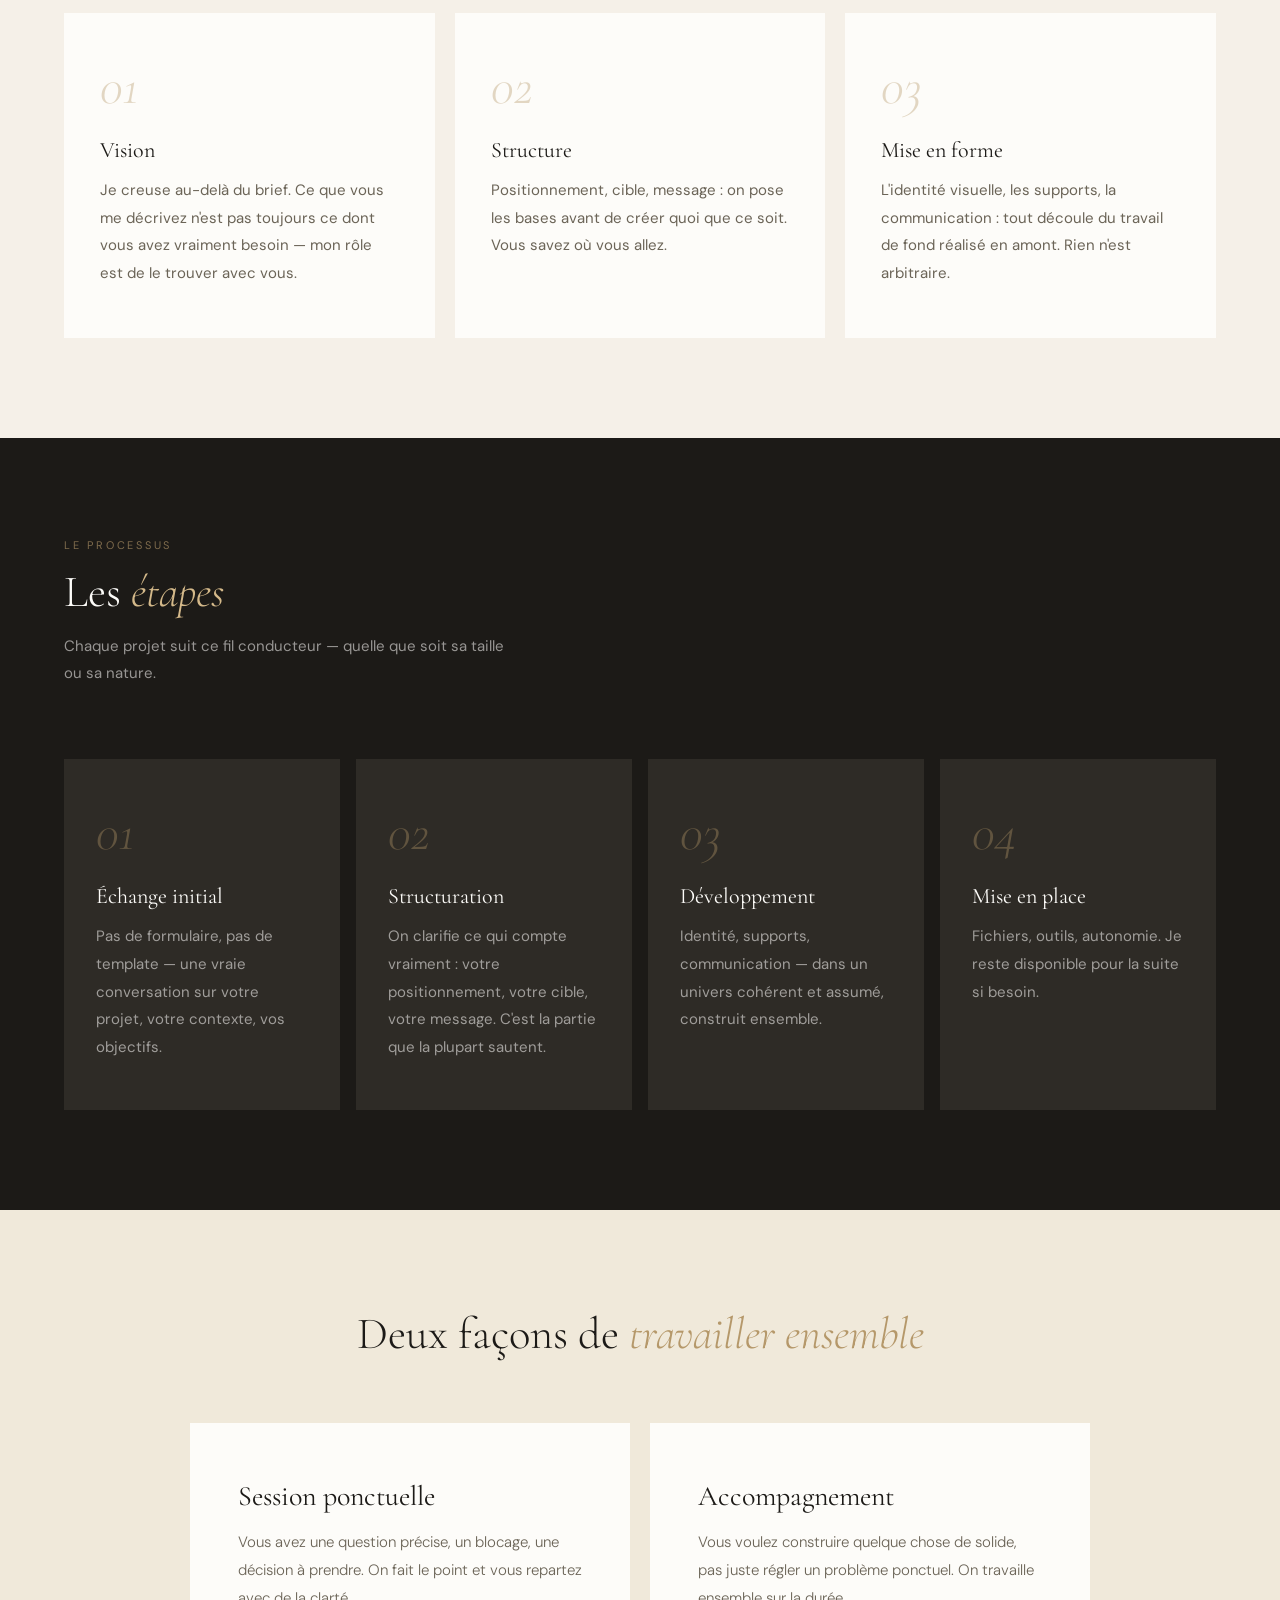
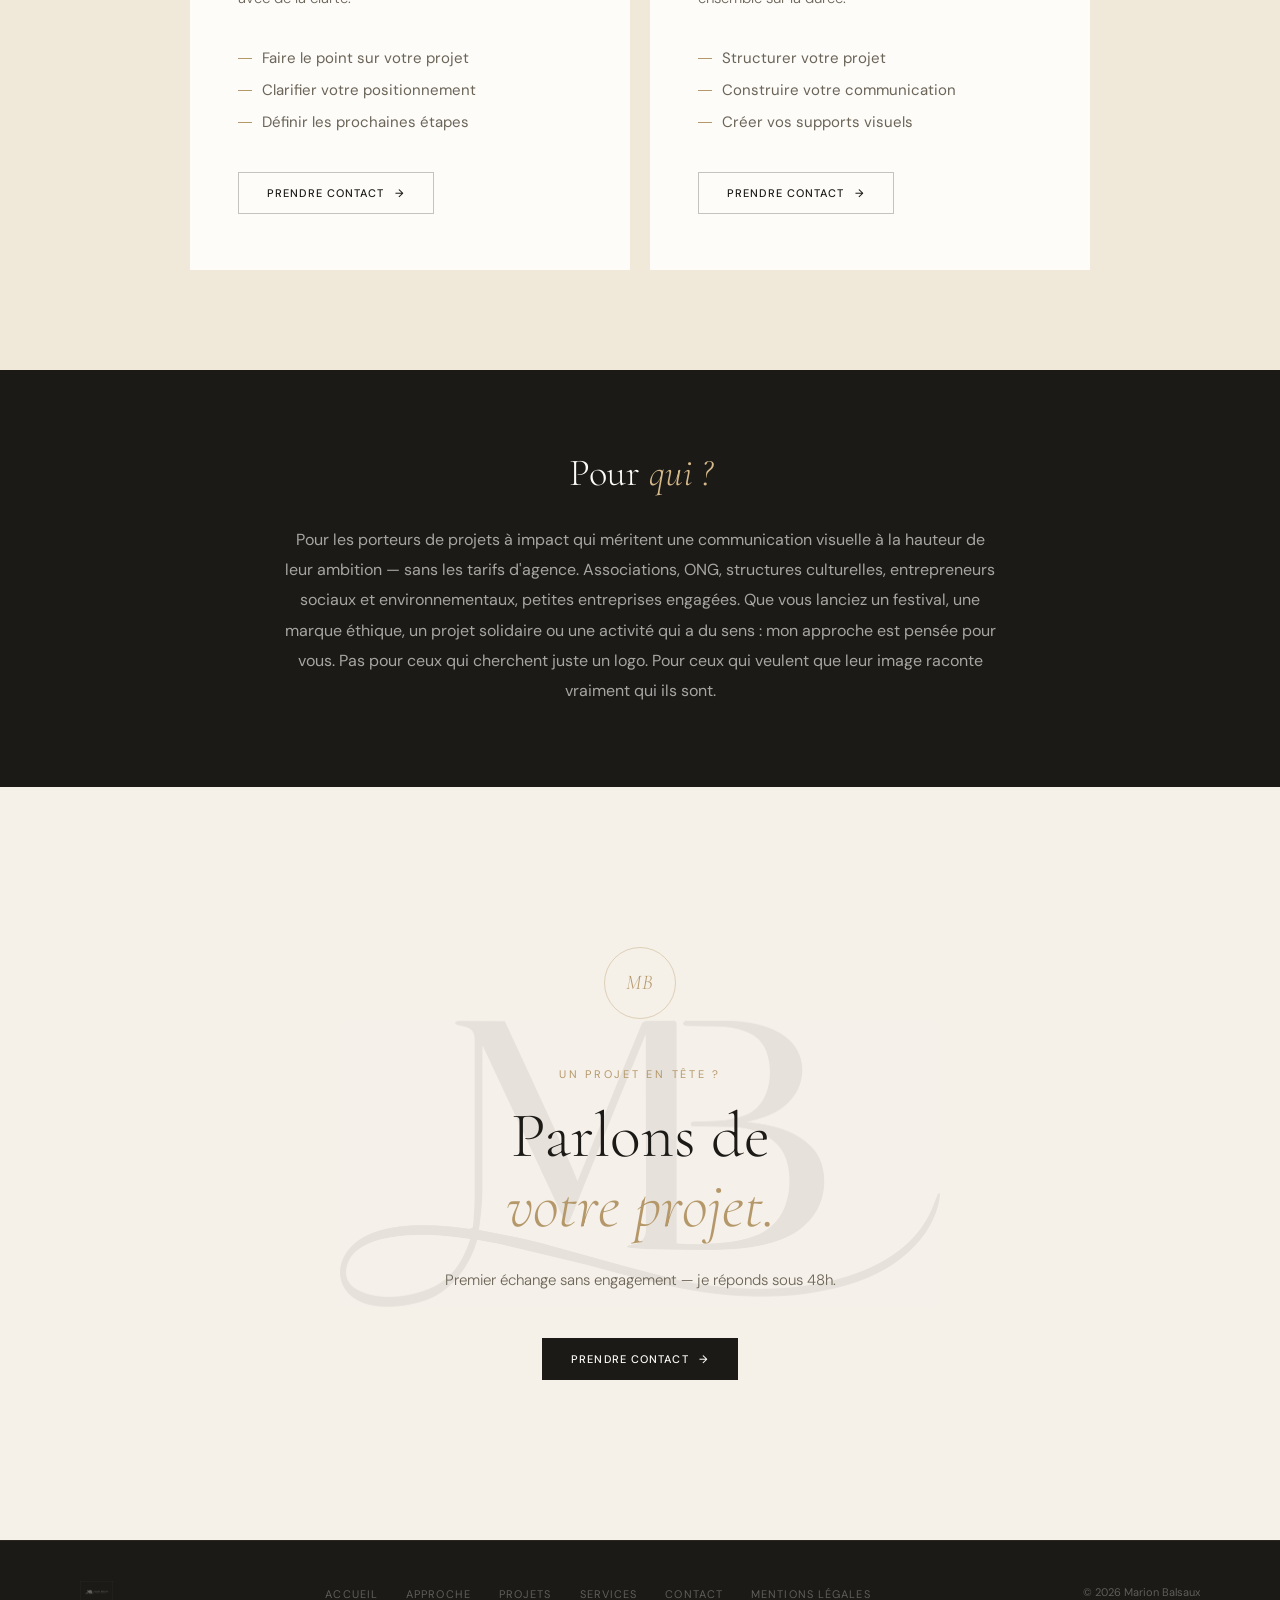
<file: approche.html>
<!DOCTYPE html>
<html lang="fr">
<head>
<!-- Google tag (gtag.js) — Consent Mode v2 -->
<script>
  window.dataLayer = window.dataLayer || [];
  function gtag(){dataLayer.push(arguments);}
  gtag('consent', 'default', {
    'analytics_storage': 'denied',
    'ad_storage': 'denied',
    'ad_user_data': 'denied',
    'ad_personalization': 'denied',
    'wait_for_update': 500
  });
  gtag('set', 'url_passthrough', true);
</script>
<script async src="https://www.googletagmanager.com/gtag/js?id=G-MSE1TXJMT7"></script>
<script>
  gtag('js', new Date());
  gtag('config', 'G-MSE1TXJMT7', {'allow_google_signals': false});
</script>
<meta charset="UTF-8"><meta name="viewport" content="width=device-width, initial-scale=1.0">
<title>Mon approche — Audit visuel & accompagnement stratégique | Marion Balsaux</title>
<meta name="description" content="Audit visuel et accompagnement stratégique visuel pour associations ASBL, structures culturelles et entrepreneurs en Belgique. Graphiste freelance et directrice artistique, je comprends votre projet avant de créer.">
<meta name="keywords" content="accompagnement stratégique visuel, audit visuel communication association, graphiste freelance belgique, directrice artistique freelance, graphiste associations ASBL belgique, identité visuelle éco-responsable">
<meta name="author" content="Marion Balsaux">
<meta name="robots" content="index, follow">
<link rel="canonical" href="https://marionbalsaux.fr/approche.html">
<meta property="og:title" content="Mon approche — Marion Balsaux, graphiste en Brabant Wallon">
<meta property="og:description" content="Je travaille sur le fond avant la forme : comprendre votre projet, structurer votre communication, puis créer une identité visuelle cohérente.">
<meta property="og:type" content="website">
<meta property="og:url" content="https://marionbalsaux.fr/approche.html">
<meta property="og:locale" content="fr_BE">
<meta property="og:site_name" content="Marion Balsaux">
<meta property="og:image" content="https://marionbalsaux.fr/images/site/photo-marion-hero.webp">
<meta name="twitter:image" content="https://marionbalsaux.fr/images/site/photo-marion-hero.webp">
<meta name="twitter:card" content="summary_large_image">
<meta name="twitter:title" content="Mon approche — Marion Balsaux">
<meta name="twitter:description" content="Stratégie avant esthétique. Je comprends votre projet avant de créer.">
<link rel="preconnect" href="https://fonts.googleapis.com"><link rel="preconnect" href="https://fonts.gstatic.com" crossorigin>
<link href="https://fonts.googleapis.com/css2?family=Cormorant+Garamond:ital,wght@0,300;0,400;0,600;1,300;1,400&family=DM+Sans:wght@300;400;500&display=swap" rel="stylesheet" media="print" onload="this.media='all'">
<noscript><link href="https://fonts.googleapis.com/css2?family=Cormorant+Garamond:ital,wght@0,300;0,400;0,600;1,300;1,400&family=DM+Sans:wght@300;400;500&display=swap" rel="stylesheet"></noscript>
<link rel="stylesheet" href="styles.css">
<style>
.ah{min-height:80vh;display:grid;grid-template-columns:1fr 1fr}
.ah-l{background:var(--dark);padding:160px 64px 80px;display:flex;flex-direction:column;justify-content:flex-end;position:relative;overflow:hidden}
.ah-l-deco{position:absolute;right:-20px;top:60px;font-family:var(--serif);font-size:260px;font-weight:300;color:transparent;-webkit-text-stroke:1px rgba(181,152,106,.05);line-height:1;user-select:none}
.ah-r{background:var(--beige-dark);display:flex;align-items:flex-end;padding:80px 64px;position:relative}
.ah-r-text{font-family:var(--serif);font-size:clamp(15px,1.8vw,20px);font-style:italic;font-weight:300;line-height:1.85;color:var(--text-muted);max-width:400px;opacity:0;animation:fadeUp .8s ease .6s forwards}
.strat{padding:100px 64px;display:grid;grid-template-columns:1fr 1fr;gap:80px;align-items:start;background:var(--white)}
.strat-t{font-family:var(--serif);font-size:clamp(34px,3.5vw,50px);font-weight:300;line-height:1.15;margin-bottom:28px}
.strat-t em{font-style:italic;color:var(--gold)}
.strat-d{font-size:15px;font-weight:300;line-height:1.9;color:var(--text-muted)}
.sp{padding:20px 0;border-bottom:1px solid rgba(181,152,106,.15);display:flex;align-items:center;gap:14px}
.sp-dot{width:5px;height:5px;background:var(--gold);border-radius:50%;flex-shrink:0}
.sp-t{font-family:var(--serif);font-size:18px;font-weight:400}
.niv{padding:100px 64px;background:var(--beige)}
.niv-t{font-family:var(--serif);font-size:clamp(36px,3.5vw,52px);font-weight:300;line-height:1.1;margin-bottom:64px}
.niv-t em{font-style:italic;color:var(--gold)}
.niv-grid{display:grid;grid-template-columns:repeat(3,1fr);gap:20px}
.nc{padding:48px 36px;background:var(--white);border-bottom:2px solid transparent;transition:border-color .3s,background .3s}
.nc:hover{border-color:var(--gold);background:rgba(245,240,232,.6)}
.nc-n{font-family:var(--serif);font-size:52px;font-style:italic;font-weight:300;color:rgba(181,152,106,.38);line-height:1;margin-bottom:24px;display:block}
.nc-t{font-family:var(--serif);font-size:22px;font-weight:400;margin-bottom:14px}
.nc-d{font-size:15px;font-weight:400;line-height:1.85;color:var(--text-muted)}
.etps{background:var(--dark);padding:100px 64px}
.etps-t{font-family:var(--serif);font-size:clamp(36px,3.5vw,52px);font-weight:300;color:var(--white);line-height:1.1;margin-bottom:16px}
.etps-t em{font-style:italic;color:var(--gold-light)}
.etps-sub{font-size:15px;font-weight:400;color:rgba(253,252,249,.55);margin-bottom:72px;max-width:440px;line-height:1.8}
.etps-list{display:grid;grid-template-columns:repeat(4,1fr);gap:16px;background:transparent}
.ep{background:var(--dark-mid);padding:48px 32px;transition:background .3s}
.ep:hover{background:var(--dark-light)}
.ep-n{font-family:var(--serif);font-size:52px;font-style:italic;font-weight:300;color:rgba(181,152,106,.38);line-height:1;margin-bottom:24px;display:block}
.ep-t{font-family:var(--serif);font-size:22px;font-weight:400;color:var(--white);margin-bottom:14px}
.ep-d{font-size:15px;font-weight:400;color:rgba(253,252,249,.55);line-height:1.85}
.fmls{padding:100px 64px;background:var(--beige-mid)}
.fmls-t{font-family:var(--serif);font-size:clamp(36px,3.5vw,52px);font-weight:300;line-height:1.1;text-align:center;margin-bottom:64px}
.fmls-t em{font-style:italic;color:var(--gold)}
.fmls-grid{display:grid;grid-template-columns:1fr 1fr;gap:20px;max-width:900px;margin:0 auto}
.fc{padding:56px 48px;background:var(--white)}
.fc-t{font-family:var(--serif);font-size:28px;font-weight:400;margin-bottom:16px}
.fc-d{font-size:15px;font-weight:300;line-height:1.85;color:var(--text-muted);margin-bottom:36px}
.fc-list{list-style:none;display:flex;flex-direction:column;gap:12px;margin-bottom:40px}
.fc-list li{font-size:15px;font-weight:400;color:var(--text-muted);display:flex;align-items:center;gap:10px}
.fc-list li::before{content:'';width:14px;height:1px;background:var(--gold);flex-shrink:0}
.pq{padding:80px 64px;background:var(--dark)}
.pq-inner{max-width:720px;margin:0 auto;text-align:center}
.pq-t{font-family:var(--serif);font-size:clamp(28px,3vw,42px);font-weight:300;color:var(--white);line-height:1.2;margin-bottom:28px}
.pq-t em{font-style:italic;color:var(--gold-light)}
.pq-d{font-size:16px;font-weight:400;line-height:1.9;color:rgba(253,252,249,.62)}
@media(max-width:900px){
  .ah{grid-template-columns:1fr;min-height:auto}.ah-l{padding:120px 24px 60px}.ah-r{padding:48px 24px}
  .strat{grid-template-columns:1fr;padding:72px 24px;gap:40px}
  .niv{padding:72px 24px}.niv-grid{grid-template-columns:1fr}
  .etps{padding:72px 24px}.etps-list{grid-template-columns:1fr}
  .fmls{padding:72px 24px}.fmls-grid{grid-template-columns:1fr}
  .pq{padding:60px 24px}
}
</style>
</head>
<body>
<a href="#main-content" class="skip-link" style="position:absolute;left:-9999px;top:auto;width:1px;height:1px;overflow:hidden;z-index:9999;">Aller au contenu principal</a>
<div class="cursor" id="cursor"></div>
<div class="cursor-follower" id="follower"></div>
<header>
<nav id="main-nav">
  <a href="index.html" class="nav-logo">
    <span class="nav-logo-mb"><span>Marion Balsaux</span><span>Direction Artistique</span></span>
  </a>
  <ul class="nav-links">
    <li><a href="index.html">Accueil</a></li><li><a href="approche.html" class="active">Approche</a></li>
    <li><a href="projets.html">Projets</a></li><li><a href="services.html">Services</a></li><li><a href="contact.html">Contact</a></li>
  </ul>
  <a href="contact.html" class="nav-cta">Parlons-en</a>

  <button class="nav-hamburger" id="nav-hamburger" aria-label="Menu" aria-expanded="false">
    <span></span><span></span><span></span>
  </button>
</nav>
<!-- Menu mobile overlay -->
<div class="nav-mobile-overlay" id="nav-mobile-overlay" role="dialog" aria-modal="true">
  <ul class="nav-mobile-links">
    <li><a href="index.html">Accueil</a></li>
    <li><a href="approche.html" class="active">Approche</a></li>
    <li><a href="projets.html">Projets</a></li>
    <li><a href="services.html">Services</a></li>
    <li><a href="contact.html">Contact</a></li>
  </ul>
  <a href="contact.html" class="nav-mobile-cta">Parlons de votre projet</a>
  <span class="nav-mobile-deco">Marion Balsaux · Direction Artistique</span>
</div>
</header>

<main id="main-content">
<section class="ah">
  <div class="ah-l">
    <div class="ah-l-deco">A</div>
    <p style="font-size:11px;letter-spacing:.22em;text-transform:uppercase;color:var(--gold);margin-bottom:20px;opacity:0;animation:fadeUp .8s ease .2s forwards">Ma différence</p>
    <h1 style="font-family:var(--serif);font-size:clamp(56px,7vw,96px);font-weight:300;line-height:.95;color:var(--white);margin-bottom:32px;opacity:0;animation:fadeUp .8s ease .35s forwards">Avant de<br>créer, je <em style="font-style:italic;color:var(--gold-light)">comprends.</em></h1>
    <p style="font-size:16px;font-weight:400;line-height:1.85;color:rgba(253,252,249,.62);max-width:400px;margin-bottom:48px;opacity:0;animation:fadeUp .8s ease .5s forwards">Je ne commence pas par les couleurs ou les polices. Je commence par des questions. Qui êtes-vous ? Qui voulez-vous toucher ? Qu'est-ce qui vous distingue ?</p>
    <div style="opacity:0;animation:fadeUp .8s ease .65s forwards"><a href="contact.html" class="btn btn--outline-w">Parlons de votre projet</a></div>
  </div>
  <div class="ah-r">
    <p class="ah-r-text">C'est ce travail en amont — que la plupart des graphistes sautent — qui fait la différence entre un visuel qu'on aime et un visuel qui fonctionne vraiment.</p>
  </div>
</section>

<div class="marquee-band"><div class="marquee-inner"><span class="marquee-item">Stratégie avant esthétique</span><span class="marquee-item">Brief approfondi</span><span class="marquee-item">Direction créative</span><span class="marquee-item">Cohérence visuelle</span><span class="marquee-item">Un seul interlocuteur</span><span class="marquee-item">Résultats concrets</span><span class="marquee-item">Stratégie avant esthétique</span><span class="marquee-item">Brief approfondi</span><span class="marquee-item">Direction créative</span><span class="marquee-item">Cohérence visuelle</span><span class="marquee-item">Un seul interlocuteur</span><span class="marquee-item">Résultats concrets</span></div></div>

<section class="strat">
  <div class="reveal-l"><span class="label">Ma différence</span><h2 class="strat-t">Un travail à la fois <em>stratégique</em> et concret</h2><p class="strat-d">La plupart des graphistes partent directement de l'esthétique. Moi, je pars du sens. Avant de proposer une direction visuelle, je m'assure qu'on a répondu aux bonnes questions.</p><p class="strat-d" style="margin-top:16px;">Ce regard vient de mon parcours : formée en sciences politiques et en gestion de l'environnement, j'ai appris à comprendre comment les organisations communiquent leur mission et leurs valeurs. C'est cette compréhension — pas seulement un œil graphique — qui nourrit chaque projet.</p></div>
  <div class="reveal-r">
    <div class="sp reveal" data-delay="0"><div class="sp-dot"></div><span class="sp-t">Clarifier votre positionnement</span></div>
    <div class="sp reveal" data-delay="80"><div class="sp-dot"></div><span class="sp-t">Structurer votre message</span></div>
    <div class="sp reveal" data-delay="160"><div class="sp-dot"></div><span class="sp-t">Rendre votre projet lisible</span></div>
    <div class="sp reveal" data-delay="240"><div class="sp-dot"></div><span class="sp-t">Créer une cohérence globale</span></div>
  </div>
</section>

<section class="niv">
  <div class="reveal"><span class="label">Comment je travaille</span><h2 class="niv-t">Trois niveaux <em>d'intervention</em></h2></div>
  <div class="niv-grid">
    <div class="nc reveal" data-delay="0"><span class="nc-n">01</span><h3 class="nc-t">Vision</h3><p class="nc-d">Je creuse au-delà du brief. Ce que vous me décrivez n'est pas toujours ce dont vous avez vraiment besoin — mon rôle est de le trouver avec vous.</p></div>
    <div class="nc reveal" data-delay="100"><span class="nc-n">02</span><h3 class="nc-t">Structure</h3><p class="nc-d">Positionnement, cible, message : on pose les bases avant de créer quoi que ce soit. Vous savez où vous allez.</p></div>
    <div class="nc reveal" data-delay="200"><span class="nc-n">03</span><h3 class="nc-t">Mise en forme</h3><p class="nc-d">L'identité visuelle, les supports, la communication : tout découle du travail de fond réalisé en amont. Rien n'est arbitraire.</p></div>
  </div>
</section>

<section class="etps">
  <div class="reveal"><span class="label label--light">Le processus</span><h2 class="etps-t">Les <em>étapes</em></h2><p class="etps-sub">Chaque projet suit ce fil conducteur — quelle que soit sa taille ou sa nature.</p></div>
  <div class="etps-list">
    <div class="ep reveal" data-delay="0"><span class="ep-n">01</span><h3 class="ep-t">Échange initial</h3><p class="ep-d">Pas de formulaire, pas de template — une vraie conversation sur votre projet, votre contexte, vos objectifs.</p></div>
    <div class="ep reveal" data-delay="80"><span class="ep-n">02</span><h3 class="ep-t">Structuration</h3><p class="ep-d">On clarifie ce qui compte vraiment : votre positionnement, votre cible, votre message. C'est la partie que la plupart sautent.</p></div>
    <div class="ep reveal" data-delay="160"><span class="ep-n">03</span><h3 class="ep-t">Développement</h3><p class="ep-d">Identité, supports, communication — dans un univers cohérent et assumé, construit ensemble.</p></div>
    <div class="ep reveal" data-delay="240"><span class="ep-n">04</span><h3 class="ep-t">Mise en place</h3><p class="ep-d">Fichiers, outils, autonomie. Je reste disponible pour la suite si besoin.</p></div>
  </div>
</section>

<section class="fmls">
  <h2 class="fmls-t reveal">Deux façons de <em>travailler ensemble</em></h2>
  <div class="fmls-grid">
    <div class="fc reveal" data-delay="0"><h3 class="fc-t">Session ponctuelle</h3><p class="fc-d">Vous avez une question précise, un blocage, une décision à prendre. On fait le point et vous repartez avec de la clarté.</p><ul class="fc-list"><li>Faire le point sur votre projet</li><li>Clarifier votre positionnement</li><li>Définir les prochaines étapes</li></ul><a href="contact.html" class="btn btn--light">Prendre contact</a></div>
    <div class="fc reveal" data-delay="120"><h3 class="fc-t">Accompagnement</h3><p class="fc-d">Vous voulez construire quelque chose de solide, pas juste régler un problème ponctuel. On travaille ensemble sur la durée.</p><ul class="fc-list"><li>Structurer votre projet</li><li>Construire votre communication</li><li>Créer vos supports visuels</li></ul><a href="contact.html" class="btn btn--light">Prendre contact</a></div>
  </div>
</section>

<section class="pq"><div class="pq-inner reveal"><h2 class="pq-t">Pour <em>qui ?</em></h2><p class="pq-d">Pour les porteurs de projets à impact qui méritent une communication visuelle à la hauteur de leur ambition — sans les tarifs d'agence. Associations, ONG, structures culturelles, entrepreneurs sociaux et environnementaux, petites entreprises engagées. Que vous lanciez un festival, une marque éthique, un projet solidaire ou une activité qui a du sens : mon approche est pensée pour vous. Pas pour ceux qui cherchent juste un logo. Pour ceux qui veulent que leur image raconte vraiment qui ils sont.</p></div></section>

<section class="cta-section">
  <img loading="lazy" src="images/site/logo_initiales.webp" alt="" class="cta-mb-watermark" aria-hidden="true">
  <div class="cta-mb-seal reveal">
    <span class="cta-mb-letters">MB</span>
  </div>
  <span class="label" style="display:block;text-align:center;margin-bottom:20px;">Un projet en tête ?</span>
  <h2 class="cta-title reveal">Parlons de<br><em>votre projet.</em></h2>
  <p class="cta-text reveal">Premier échange sans engagement — je réponds sous 48h.</p>
  <a href="contact.html" class="btn btn--dark reveal">Prendre contact</a>
</section>
</main>

<footer><a href="index.html" class="footer-logo-wrap"><img loading="lazy" src="images/site/logo_horizontal-white.webp" alt="Marion Balsaux" class="footer-logo-img" ></a><ul class="footer-nav"><li><a href="index.html">Accueil</a></li><li><a href="approche.html">Approche</a></li><li><a href="projets.html">Projets</a></li><li><a href="services.html">Services</a></li><li><a href="contact.html">Contact</a></li><li><a href="mentions-legales.html">Mentions légales</a></li></ul><span class="footer-copy">© 2026 Marion Balsaux</span></footer>
<script src="main.js"></script>

<!-- ══ Cookie Consent Banner ══ -->
<div id="cookie-banner" style="display:none;opacity:0;transform:translateY(calc(100% + 20px));transition:transform 0.4s ease,opacity 0.4s ease;position:fixed;bottom:20px;left:50%;transform:translateX(-50%) translateY(calc(100% + 20px));width:min(92vw,640px);background:#1a1a1a;color:#f0f0f0;border-radius:12px;padding:20px 24px;z-index:9999;box-shadow:0 8px 40px rgba(0,0,0,0.35);font-family:'DM Sans',sans-serif;font-size:0.875rem;gap:16px;flex-direction:column;align-items:flex-start;" role="alertdialog" aria-label="Consentement aux cookies">
  <p style="margin:0;line-height:1.6;color:#ddd;">Ce site utilise <strong style="color:#fff;">Google Analytics</strong> pour mesurer son audience. Ces cookies sont optionnels — votre choix est mémorisé pendant 13 mois. <a href="mentions-legales.html" style="color:#ccc;text-underline-offset:3px;">En savoir plus</a></p>
  <div style="display:flex;gap:10px;flex-wrap:wrap;">
    <button id="cookie-accept" style="background:#fff;color:#1a1a1a;border:none;border-radius:6px;padding:9px 20px;font-size:0.875rem;font-weight:500;cursor:pointer;font-family:inherit;letter-spacing:0.02em;">Accepter</button>
    <button id="cookie-reject" style="background:transparent;color:#aaa;border:1px solid #444;border-radius:6px;padding:9px 20px;font-size:0.875rem;cursor:pointer;font-family:inherit;letter-spacing:0.02em;">Refuser</button>
  </div>
</div>
<script src="cookie-consent.js"></script>
</body>
</html>
</file>
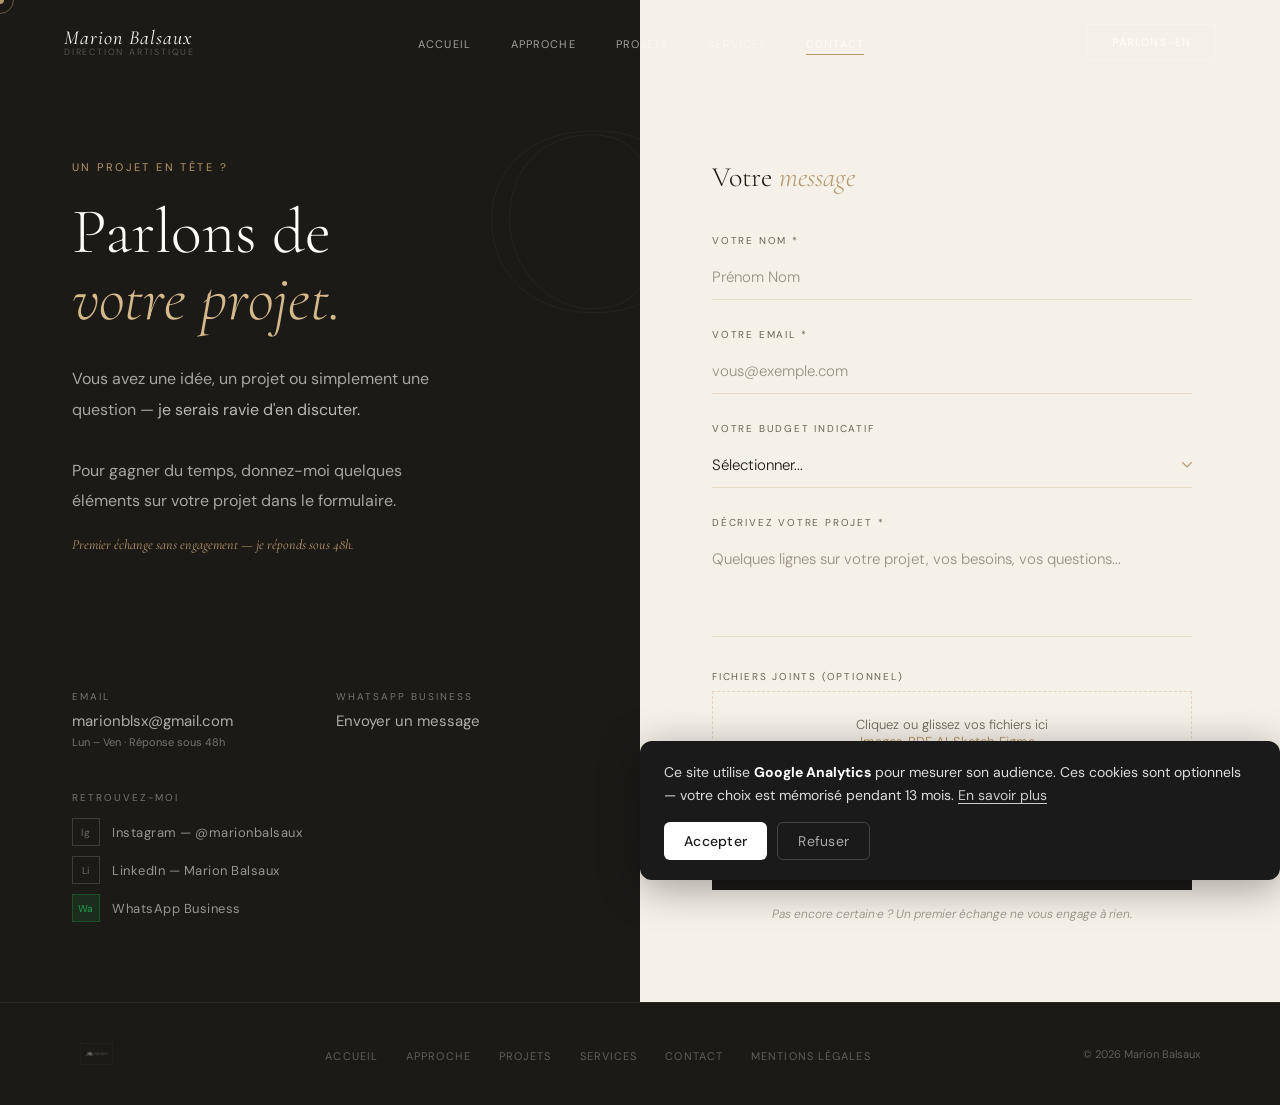
<file: contact.html>
<!DOCTYPE html>
<html lang="fr">
<head>
<!-- Google tag (gtag.js) — Consent Mode v2 -->
<script>
  window.dataLayer = window.dataLayer || [];
  function gtag(){dataLayer.push(arguments);}
  gtag('consent', 'default', {
    'analytics_storage': 'denied',
    'ad_storage': 'denied',
    'ad_user_data': 'denied',
    'ad_personalization': 'denied',
    'wait_for_update': 500
  });
  gtag('set', 'url_passthrough', true);
</script>
<script async src="https://www.googletagmanager.com/gtag/js?id=G-MSE1TXJMT7"></script>
<script>
  gtag('js', new Date());
  gtag('config', 'G-MSE1TXJMT7', {'allow_google_signals': false});
</script>
<meta charset="UTF-8"><meta name="viewport" content="width=device-width, initial-scale=1.0">
<title>Contact — Parlons de votre projet | Marion Balsaux, Graphiste Freelance Belgique</title>
<meta name="description" content="Vous avez un projet d'identité visuelle ? Marion Balsaux, graphiste freelance et directrice artistique en Belgique, accompagne les associations ASBL et porteurs de projets à impact. Réponse sous 48h.">
<meta name="keywords" content="graphiste freelance belgique, graphiste associations ASBL belgique, directrice artistique freelance, identité visuelle Bruxelles, contact graphiste belgique">
<meta name="author" content="Marion Balsaux">
<meta name="robots" content="index, follow">
<link rel="canonical" href="https://marionbalsaux.fr/contact.html">
<meta property="og:title" content="Contact — Marion Balsaux, graphiste en Belgique">
<meta property="og:description" content="Parlons de votre projet. Premier échange sans engagement — je réponds sous 48h.">
<meta property="og:type" content="website">
<meta property="og:url" content="https://marionbalsaux.fr/contact.html">
<meta property="og:locale" content="fr_BE">
<meta property="og:site_name" content="Marion Balsaux">
<meta property="og:image" content="https://marionbalsaux.fr/images/site/photo-marion-hero.webp">
<meta name="twitter:image" content="https://marionbalsaux.fr/images/site/photo-marion-hero.webp">
<meta name="twitter:card" content="summary_large_image">
<meta name="twitter:title" content="Contact — Marion Balsaux">
<meta name="twitter:description" content="Parlons de votre projet graphique. Premier échange gratuit.">
<link rel="preconnect" href="https://fonts.googleapis.com"><link rel="preconnect" href="https://fonts.gstatic.com" crossorigin>
<link href="https://fonts.googleapis.com/css2?family=Cormorant+Garamond:ital,wght@0,300;0,400;0,600;1,300;1,400&family=DM+Sans:wght@300;400;500&display=swap" rel="stylesheet" media="print" onload="this.media='all'">
<noscript><link href="https://fonts.googleapis.com/css2?family=Cormorant+Garamond:ital,wght@0,300;0,400;0,600;1,300;1,400&family=DM+Sans:wght@300;400;500&display=swap" rel="stylesheet"></noscript>
<link rel="stylesheet" href="styles.css">
<style>
.cm { min-height: 100vh; display: grid; grid-template-columns: 1fr 1fr; }
.cl { background: var(--dark); padding: 160px 72px 80px; display: flex; flex-direction: column; justify-content: space-between; position: relative; overflow: hidden; }
.cl-deco { position: absolute; right: -30px; top: 80px; font-family: var(--serif); font-size: 280px; font-weight: 300; color: transparent; -webkit-text-stroke: 1px rgba(181,152,106,.07); line-height: 1; user-select: none; pointer-events: none; }
.cl-top { position: relative; z-index: 2; }
.c-ey { font-size: 11px; letter-spacing: .22em; text-transform: uppercase; color: var(--gold); margin-bottom: 24px; opacity: 0; animation: fadeUp .8s ease .2s forwards; }
.c-t { font-family: var(--serif); font-size: clamp(44px, 5vw, 68px); font-weight: 300; color: var(--white); line-height: 1.05; margin-bottom: 32px; opacity: 0; animation: fadeUp .8s ease .35s forwards; }
.c-t em { font-style: italic; color: var(--gold-light); display: block; }
.c-d { font-size: 16px; font-weight: 400; color: rgba(253,252,249,.62); line-height: 1.9; max-width: 380px; margin-bottom: 20px; opacity: 0; animation: fadeUp .8s ease .5s forwards; }
.c-d strong { color: rgba(253,252,249,.7); font-weight: 400; }
.c-note { font-family: var(--serif); font-size: 14px; font-style: italic; color: var(--gold); opacity: .7; opacity: 0; animation: fadeUp .8s ease .65s forwards; }
.cl-bot { position: relative; z-index: 2; opacity: 0; animation: fadeUp .8s ease .8s forwards; }
.ci-grid { display: grid; grid-template-columns: 1fr 1fr; gap: 32px; margin-bottom: 40px; }
.ci-block { }
.ci-lbl { font-size: 10px; letter-spacing: .2em; text-transform: uppercase; color: rgba(253,252,249,.40); margin-bottom: 8px; display: block; }
.ci-val { font-size: 15px; font-weight: 400; color: rgba(253,252,249,.65); }
.ci-val a { text-decoration: none; color: inherit; transition: color .2s; }
.ci-val a:hover { color: var(--gold); }
/* Réseaux sociaux */
.socials { display: flex; flex-direction: column; gap: 10px; }
.social-link { display: flex; align-items: center; gap: 12px; text-decoration: none; font-size: 13px; font-weight: 400; color: rgba(253,252,249,.55); letter-spacing: .04em; transition: color .2s; cursor: none; }
.social-link:hover { color: var(--gold); }
.social-icon { width: 28px; height: 28px; border: 1px solid rgba(253,252,249,.15); display: flex; align-items: center; justify-content: center; font-size: 10px; font-weight: 500; letter-spacing: .04em; color: rgba(253,252,249,.3); transition: all .2s; flex-shrink: 0; }
.social-link:hover .social-icon { border-color: var(--gold); color: var(--gold); }
/* WhatsApp spécial */
.social-link--wa .social-icon { background: rgba(37,211,102,.1); border-color: rgba(37,211,102,.2); color: rgba(37,211,102,.6); }
.social-link--wa:hover { color: #25D366; }
.social-link--wa:hover .social-icon { border-color: #25D366; color: #25D366; }

/* FORMULAIRE */
.cr { background: var(--beige); padding: 160px 72px 80px; display: flex; align-items: flex-start; overflow-y: auto; }
.cfw { width: 100%; max-width: 480px; }
.cf-t { font-family: var(--serif); font-size: 28px; font-weight: 300; margin-bottom: 40px; }
.cf-t em { font-style: italic; color: var(--gold); }
.fg { margin-bottom: 28px; }
.fl { font-size: 10px; letter-spacing: .18em; text-transform: uppercase; color: var(--text-muted); margin-bottom: 8px; display: block; }
.fi, .fta, .fse { width: 100%; background: transparent; border: none; border-bottom: 1px solid rgba(181,152,106,.25); padding: 12px 0; font-family: var(--sans); font-size: 15px; font-weight: 300; color: var(--dark); outline: none; transition: border-color .2s; cursor: none; }
.fi:focus, .fta:focus, .fse:focus { border-color: var(--gold); }
.fi::placeholder, .fta::placeholder { color: var(--text-light); }
.fta { resize: none; min-height: 100px; }
.fse { appearance: none; background-image: url("data:image/svg+xml,%3Csvg xmlns='http://www.w3.org/2000/svg' width='10' height='6'%3E%3Cpath d='M0 0l5 5 5-5' stroke='%23B5986A' stroke-width='1.2' fill='none' stroke-linecap='round'/%3E%3C/svg%3E"); background-repeat: no-repeat; background-position: right 0 center; cursor: none; }
.fse option { color: var(--dark); background: var(--white); }

/* Upload */
.fu-zone { border: 1px dashed rgba(181,152,106,.3); padding: 24px 20px; text-align: center; cursor: none; transition: border-color .2s, background .2s; margin-top: 4px; }
.fu-zone:hover, .fu-zone.drag-over { border-color: var(--gold); background: rgba(181,152,106,.04); }
.fu-zone input { display: none; }
.fu-label { font-size: 13px; font-weight: 300; color: var(--text-muted); cursor: none; }
.fu-label strong { color: var(--gold); font-weight: 400; }
.fu-sub { font-size: 10px; color: var(--text-light); margin-top: 4px; display: block; }
.fu-files { margin-top: 12px; display: flex; flex-direction: column; gap: 6px; }
.fu-file { font-size: 11px; color: var(--gold); display: flex; align-items: center; gap: 6px; }
.fu-file::before { content: '✓'; }

.fsb { width: 100%; padding: 18px; background: var(--dark); color: var(--white); border: none; font-family: var(--sans); font-size: 11px; font-weight: 500; letter-spacing: .12em; text-transform: uppercase; cursor: none; transition: background .2s; margin-top: 8px; }
.fsb:hover { background: var(--gold); }
.f-ok { font-size: 12px; font-weight: 300; font-style: italic; color: var(--text-light); text-align: center; margin-top: 16px; display: block; }
.form-success { display: none; text-align: center; padding: 60px 20px; }
.form-success h3 { font-family: var(--serif); font-size: 32px; font-weight: 300; margin-bottom: 16px; }
.form-success h3 em { font-style: italic; color: var(--gold); }
.form-success p { font-size: 15px; font-weight: 400; color: var(--text-muted); line-height: 1.8; }

@media(max-width:900px){
  .cm { grid-template-columns: 1fr; min-height: auto; }
  .cl { padding: 120px 24px 60px; gap: 56px; }
  .ci-grid { grid-template-columns: 1fr; gap: 24px; }
  .cr { padding: 60px 24px 80px; }
  .cfw { max-width: 100%; }
}
</style>
</head>
<body>
<a href="#main-content" class="skip-link" style="position:absolute;left:-9999px;top:auto;width:1px;height:1px;overflow:hidden;z-index:9999;">Aller au contenu principal</a>
<div class="cursor" id="cursor"></div>
<div class="cursor-follower" id="follower"></div>
<header>
<nav id="main-nav">
  <a href="index.html" class="nav-logo">
    <span class="nav-logo-mb"><span>Marion Balsaux</span><span>Direction Artistique</span></span>
  </a>
  <ul class="nav-links">
    <li><a href="index.html">Accueil</a></li><li><a href="approche.html">Approche</a></li>
    <li><a href="projets.html">Projets</a></li><li><a href="services.html">Services</a></li>
    <li><a href="contact.html" class="active">Contact</a></li>
  </ul>
  <a href="contact.html" class="nav-cta">Parlons-en</a>

  <button class="nav-hamburger" id="nav-hamburger" aria-label="Menu" aria-expanded="false">
    <span></span><span></span><span></span>
  </button>
</nav>
<!-- Menu mobile overlay -->
<div class="nav-mobile-overlay" id="nav-mobile-overlay" role="dialog" aria-modal="true">
  <ul class="nav-mobile-links">
    <li><a href="index.html">Accueil</a></li>
    <li><a href="approche.html">Approche</a></li>
    <li><a href="projets.html">Projets</a></li>
    <li><a href="services.html">Services</a></li>
    <li><a href="contact.html" class="active">Contact</a></li>
  </ul>
  <a href="contact.html" class="nav-mobile-cta">Parlons de votre projet</a>
  <span class="nav-mobile-deco">Marion Balsaux · Direction Artistique</span>
</div>
</header>

<main id="main-content">
<div class="cm">
  <!-- GAUCHE -->
  <div class="cl">
    <div class="cl-deco">C</div>
    <div class="cl-top">
      <p class="c-ey">Un projet en tête ?</p>
      <h1 class="c-t">Parlons de<br><em>votre projet.</em></h1>
      <p class="c-d">Vous avez une idée, un projet ou simplement une question — <strong>je serais ravie d'en discuter.</strong><br><br>Pour gagner du temps, donnez-moi quelques éléments sur votre projet dans le formulaire.</p>
      <p class="c-note">Premier échange sans engagement — je réponds sous 48h.</p>
    </div>
    <div class="cl-bot">
      <div class="ci-grid">
        <div class="ci-block">
          <span class="ci-lbl">Email</span>
          <div class="ci-val">
            <a href="mailto:marionblsx@gmail.com">marionblsx@gmail.com</a><br>
            <span style="font-size:11px;color:rgba(253,252,249,.40);">Lun – Ven · Réponse sous 48h</span>
          </div>
        </div>
        <div class="ci-block">
          <span class="ci-lbl">WhatsApp Business</span>
          <div class="ci-val">
            <a href="https://wa.me/message/N2ASQ7KULYLNK1" target="_blank" rel="noopener">Envoyer un message</a>
          </div>
        </div>
      </div>
      <span class="ci-lbl" style="margin-bottom:14px;">Retrouvez-moi</span>
      <div class="socials">
        <a href="https://www.instagram.com/marionbalsaux" target="_blank" rel="noopener" class="social-link">
          <div class="social-icon">Ig</div>
          <span>Instagram — @marionbalsaux</span>
        </a>
        <a href="https://www.linkedin.com/in/marion-balsaux-36b691261" target="_blank" rel="noopener" class="social-link">
          <div class="social-icon">Li</div>
          <span>LinkedIn — Marion Balsaux</span>
        </a>
        <a href="https://wa.me/message/N2ASQ7KULYLNK1" target="_blank" rel="noopener" class="social-link social-link--wa">
          <div class="social-icon">Wa</div>
          <span>WhatsApp Business</span>
        </a>
      </div>
    </div>
  </div>

  <!-- DROITE — FORMULAIRE -->
  <div class="cr">
    <div class="cfw reveal-r">
      <h2 class="cf-t">Votre <em>message</em></h2>
      <form id="cf" action="https://formspree.io/f/votre-id" method="POST" enctype="multipart/form-data">

        <div class="fg">
          <label class="fl" for="name">Votre nom *</label>
          <input class="fi" type="text" id="name" name="name" placeholder="Prénom Nom" required>
        </div>

        <div class="fg">
          <label class="fl" for="email">Votre email *</label>
          <input class="fi" type="email" id="email" name="email" placeholder="vous@exemple.com" required>
        </div>

        <div class="fg">
          <label class="fl" for="budget">Votre budget indicatif</label>
          <select class="fse" id="budget" name="budget">
            <option value="" disabled selected>Sélectionner...</option>
            <option value="moins-500">Moins de 500€</option>
            <option value="500-1000">500€ – 1 000€</option>
            <option value="1000-3000">1 000€ – 3 000€</option>
            <option value="plus-3000">Plus de 3 000€</option>
            <option value="a-definir">À définir ensemble</option>
          </select>
        </div>

        <div class="fg">
          <label class="fl" for="msg">Décrivez votre projet *</label>
          <textarea class="fta" id="msg" name="message" placeholder="Quelques lignes sur votre projet, vos besoins, vos questions..." required></textarea>
        </div>

        <div class="fg">
          <label class="fl">Fichiers joints (optionnel)</label>
          <div class="fu-zone" id="fu-zone" onclick="document.getElementById('fu-input').click()" 
               ondragover="event.preventDefault();this.classList.add('drag-over')" 
               ondragleave="this.classList.remove('drag-over')"
               ondrop="handleDrop(event)">
            <input type="file" id="fu-input" name="files" multiple accept="image/*,.pdf,.ai,.sketch,.fig,.zip" onchange="handleFiles(this.files)">
            <p class="fu-label">Cliquez ou glissez vos fichiers ici<br><strong>Images, PDF, AI, Sketch, Figma...</strong></p>
            <span class="fu-sub">Max 10 Mo par fichier</span>
            <div class="fu-files" id="fu-files"></div>
          </div>
        </div>

        <button type="submit" class="fsb">Envoyer ma demande →</button>
        <span class="f-ok">Pas encore certain·e ? Un premier échange ne vous engage à rien.</span>
      </form>

      <div class="form-success" id="form-success">
        <h3>Message <em>envoyé !</em></h3>
        <p>Merci pour votre message et la confiance que vous m'accordez.<br>Je vous réponds dans les 48 heures.</p>
      </div>
    </div>
  </div>
</div>
</main>

<footer>
  <a href="index.html" class="footer-logo-wrap"><img loading="lazy" src="images/site/logo_horizontal-white.webp" alt="Marion Balsaux" class="footer-logo-img" ></a>
  <ul class="footer-nav"><li><a href="index.html">Accueil</a></li><li><a href="approche.html">Approche</a></li><li><a href="projets.html">Projets</a></li><li><a href="services.html">Services</a></li><li><a href="contact.html">Contact</a></li><li><a href="mentions-legales.html">Mentions légales</a></li></ul>
  <span class="footer-copy">© 2026 Marion Balsaux</span>
</footer>

<script src="main.js"></script>
<script>
function handleFiles(files) {
  const list = document.getElementById('fu-files');
  list.innerHTML = '';
  Array.from(files).forEach(f => {
    const d = document.createElement('div');
    d.className = 'fu-file';
    d.textContent = f.name + ' (' + (f.size/1024/1024).toFixed(1) + ' Mo)';
    list.appendChild(d);
  });
}
function handleDrop(e) {
  e.preventDefault();
  document.getElementById('fu-zone').classList.remove('drag-over');
  const input = document.getElementById('fu-input');
  const dt = new DataTransfer();
  Array.from(e.dataTransfer.files).forEach(f => dt.items.add(f));
  input.files = dt.files;
  handleFiles(input.files);
}
const form = document.getElementById('cf');
const success = document.getElementById('form-success');
if (form) {
  form.addEventListener('submit', async e => {
    e.preventDefault();
    const btn = form.querySelector('.fsb');
    btn.textContent = 'Envoi en cours...';
    btn.disabled = true;
    const data = new FormData(form);
    try {
      const r = await fetch(form.action, { method: 'POST', body: data, headers: { Accept: 'application/json' } });
      if (r.ok) { form.style.display = 'none'; success.style.display = 'block'; }
      else { btn.textContent = 'Envoyer ma demande →'; btn.disabled = false; }
    } catch { btn.textContent = 'Envoyer ma demande →'; btn.disabled = false; }
  });
}
</script>

<!-- ══ Cookie Consent Banner ══ -->
<div id="cookie-banner" style="display:none;opacity:0;transform:translateY(calc(100% + 20px));transition:transform 0.4s ease,opacity 0.4s ease;position:fixed;bottom:20px;left:50%;transform:translateX(-50%) translateY(calc(100% + 20px));width:min(92vw,640px);background:#1a1a1a;color:#f0f0f0;border-radius:12px;padding:20px 24px;z-index:9999;box-shadow:0 8px 40px rgba(0,0,0,0.35);font-family:'DM Sans',sans-serif;font-size:0.875rem;gap:16px;flex-direction:column;align-items:flex-start;" role="alertdialog" aria-label="Consentement aux cookies">
  <p style="margin:0;line-height:1.6;color:#ddd;">Ce site utilise <strong style="color:#fff;">Google Analytics</strong> pour mesurer son audience. Ces cookies sont optionnels — votre choix est mémorisé pendant 13 mois. <a href="mentions-legales.html" style="color:#ccc;text-underline-offset:3px;">En savoir plus</a></p>
  <div style="display:flex;gap:10px;flex-wrap:wrap;">
    <button id="cookie-accept" style="background:#fff;color:#1a1a1a;border:none;border-radius:6px;padding:9px 20px;font-size:0.875rem;font-weight:500;cursor:pointer;font-family:inherit;letter-spacing:0.02em;">Accepter</button>
    <button id="cookie-reject" style="background:transparent;color:#aaa;border:1px solid #444;border-radius:6px;padding:9px 20px;font-size:0.875rem;cursor:pointer;font-family:inherit;letter-spacing:0.02em;">Refuser</button>
  </div>
</div>
<script src="cookie-consent.js"></script>
</body>
</html>
</file>
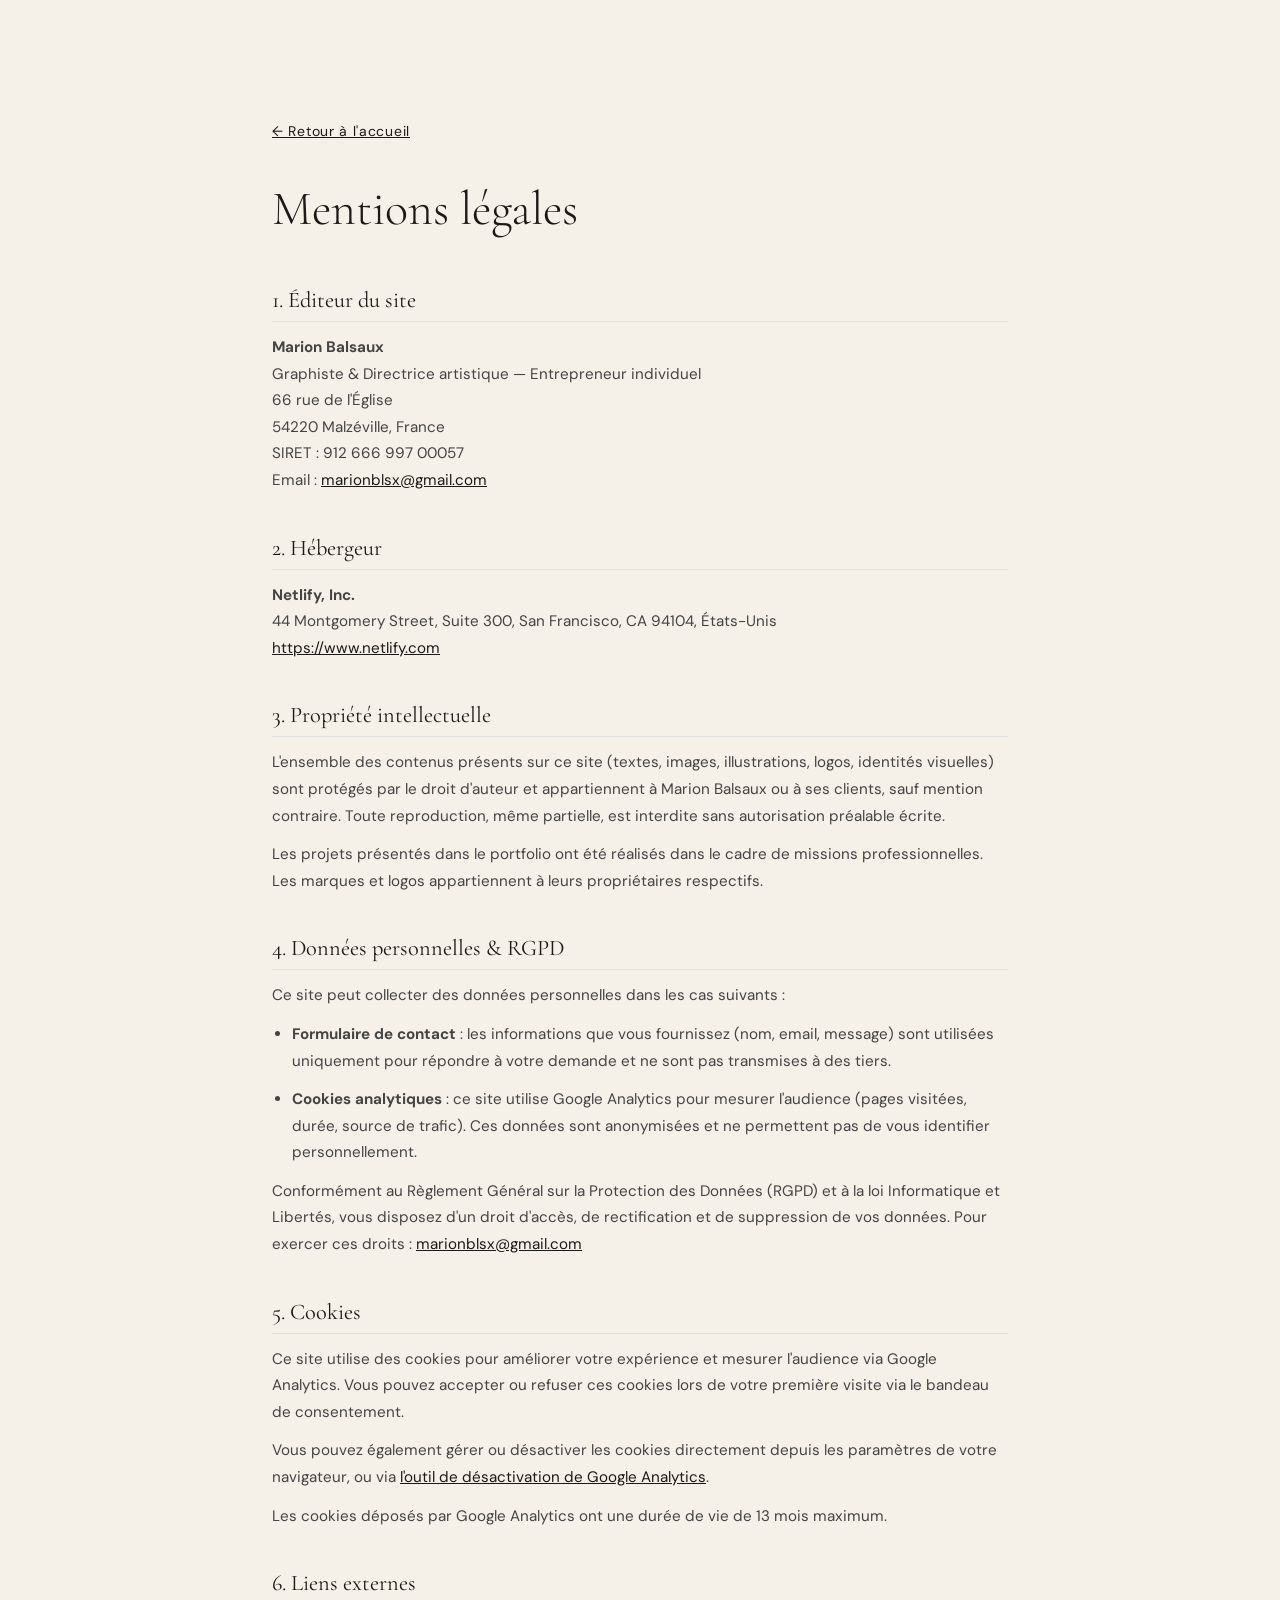
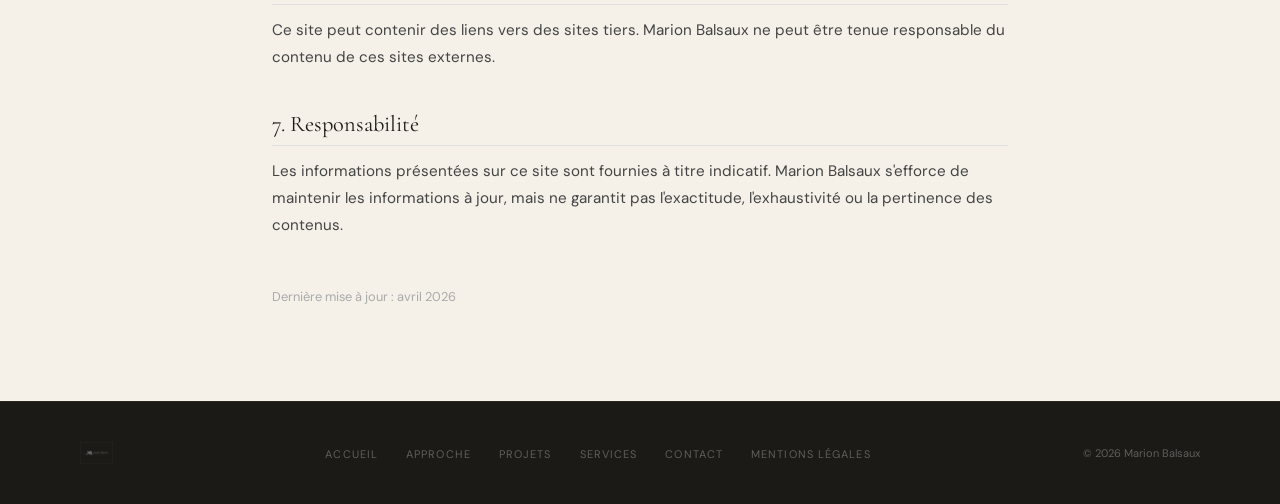
<file: mentions-legales.html>
<!DOCTYPE html>
<html lang="fr">
<head>
<!-- Google tag (gtag.js) -->
<script async src="https://www.googletagmanager.com/gtag/js?id=G-MSE1TXJMT7"></script>
<script>
  window.dataLayer = window.dataLayer || [];
  function gtag(){dataLayer.push(arguments);}
  // Consent mode: analytics off by default until user accepts
  gtag('consent', 'default', {'analytics_storage': 'denied'});
  gtag('js', new Date());
  gtag('config', 'G-MSE1TXJMT7');
</script>
<meta charset="UTF-8"><meta name="viewport" content="width=device-width, initial-scale=1.0">
<title>Mentions légales — Marion Balsaux</title>
<meta name="description" content="Mentions légales du site marionbalsaux.fr — Marion Balsaux, graphiste & directrice artistique.">
<meta name="robots" content="noindex, follow">
<link rel="canonical" href="https://marionbalsaux.fr/mentions-legales.html">
<link rel="preconnect" href="https://fonts.googleapis.com"><link rel="preconnect" href="https://fonts.gstatic.com" crossorigin>
<link href="https://fonts.googleapis.com/css2?family=Cormorant+Garamond:ital,wght@0,300;0,400;0,600;1,300;1,400&family=DM+Sans:wght@300;400;500&display=swap" rel="stylesheet">
<link rel="stylesheet" href="styles.css">
<style>
.ml-wrap {
  max-width: 800px;
  margin: 0 auto;
  padding: 120px 32px 80px;
  color: var(--dark);
}
.ml-wrap h1 {
  font-family: var(--serif);
  font-size: clamp(2rem, 5vw, 3rem);
  font-weight: 300;
  margin-bottom: 48px;
}
.ml-wrap h2 {
  font-family: var(--serif);
  font-size: 1.4rem;
  font-weight: 400;
  margin: 40px 0 12px;
  border-bottom: 1px solid #e0e0e0;
  padding-bottom: 8px;
}
.ml-wrap p, .ml-wrap li {
  font-family: var(--sans);
  font-size: 0.95rem;
  line-height: 1.75;
  color: #444;
  margin-bottom: 12px;
}
.ml-wrap ul { padding-left: 20px; }
.ml-wrap a { color: var(--dark); text-decoration: underline; }
.ml-back {
  display: inline-block;
  margin-bottom: 40px;
  font-family: var(--sans);
  font-size: 0.875rem;
  color: #888;
  text-decoration: none;
  letter-spacing: 0.05em;
}
.ml-back:hover { color: var(--dark); }
</style>
</head>
<body>
<div class="ml-wrap">
  <a href="index.html" class="ml-back">← Retour à l'accueil</a>
  <h1>Mentions légales</h1>

  <h2>1. Éditeur du site</h2>
  <p>
    <strong>Marion Balsaux</strong><br>
    Graphiste & Directrice artistique — Entrepreneur individuel<br>
    66 rue de l'Église<br>
    54220 Malzéville, France<br>
    SIRET : 912 666 997 00057<br>
    Email : <a href="mailto:marionblsx@gmail.com">marionblsx@gmail.com</a>
  </p>

  <h2>2. Hébergeur</h2>
  <p>
    <strong>Netlify, Inc.</strong><br>
    44 Montgomery Street, Suite 300, San Francisco, CA 94104, États-Unis<br>
    <a href="https://www.netlify.com" target="_blank" rel="noopener">https://www.netlify.com</a>
  </p>

  <h2>3. Propriété intellectuelle</h2>
  <p>
    L'ensemble des contenus présents sur ce site (textes, images, illustrations, logos, identités visuelles) sont protégés par le droit d'auteur et appartiennent à Marion Balsaux ou à ses clients, sauf mention contraire. Toute reproduction, même partielle, est interdite sans autorisation préalable écrite.
  </p>
  <p>
    Les projets présentés dans le portfolio ont été réalisés dans le cadre de missions professionnelles. Les marques et logos appartiennent à leurs propriétaires respectifs.
  </p>

  <h2>4. Données personnelles & RGPD</h2>
  <p>
    Ce site peut collecter des données personnelles dans les cas suivants :
  </p>
  <ul>
    <li><strong>Formulaire de contact</strong> : les informations que vous fournissez (nom, email, message) sont utilisées uniquement pour répondre à votre demande et ne sont pas transmises à des tiers.</li>
    <li><strong>Cookies analytiques</strong> : ce site utilise Google Analytics pour mesurer l'audience (pages visitées, durée, source de trafic). Ces données sont anonymisées et ne permettent pas de vous identifier personnellement.</li>
  </ul>
  <p>
    Conformément au Règlement Général sur la Protection des Données (RGPD) et à la loi Informatique et Libertés, vous disposez d'un droit d'accès, de rectification et de suppression de vos données. Pour exercer ces droits : <a href="mailto:marionblsx@gmail.com">marionblsx@gmail.com</a>
  </p>

  <h2>5. Cookies</h2>
  <p>
    Ce site utilise des cookies pour améliorer votre expérience et mesurer l'audience via Google Analytics. Vous pouvez accepter ou refuser ces cookies lors de votre première visite via le bandeau de consentement.
  </p>
  <p>
    Vous pouvez également gérer ou désactiver les cookies directement depuis les paramètres de votre navigateur, ou via <a href="https://tools.google.com/dlpage/gaoptout" target="_blank" rel="noopener">l'outil de désactivation de Google Analytics</a>.
  </p>
  <p>
    Les cookies déposés par Google Analytics ont une durée de vie de 13 mois maximum.
  </p>

  <h2>6. Liens externes</h2>
  <p>
    Ce site peut contenir des liens vers des sites tiers. Marion Balsaux ne peut être tenue responsable du contenu de ces sites externes.
  </p>

  <h2>7. Responsabilité</h2>
  <p>
    Les informations présentées sur ce site sont fournies à titre indicatif. Marion Balsaux s'efforce de maintenir les informations à jour, mais ne garantit pas l'exactitude, l'exhaustivité ou la pertinence des contenus.
  </p>

  <p style="margin-top:48px; color:#aaa; font-size:0.8rem;">Dernière mise à jour : avril 2026</p>
</div>

<footer>
  <a href="index.html" class="footer-logo-wrap">
    <img src="images/site/logo_horizontal-white.webp" alt="Marion Balsaux" class="footer-logo-img">
  </a>
  <ul class="footer-nav">
    <li><a href="index.html">Accueil</a></li>
    <li><a href="approche.html">Approche</a></li>
    <li><a href="projets.html">Projets</a></li>
    <li><a href="services.html">Services</a></li>
    <li><a href="contact.html">Contact</a></li>
    <li><a href="mentions-legales.html">Mentions légales</a></li>
  </ul>
  <span class="footer-copy">© 2026 Marion Balsaux</span>
</footer>
<script src="main.js"></script>
</body>
</html>
</file>
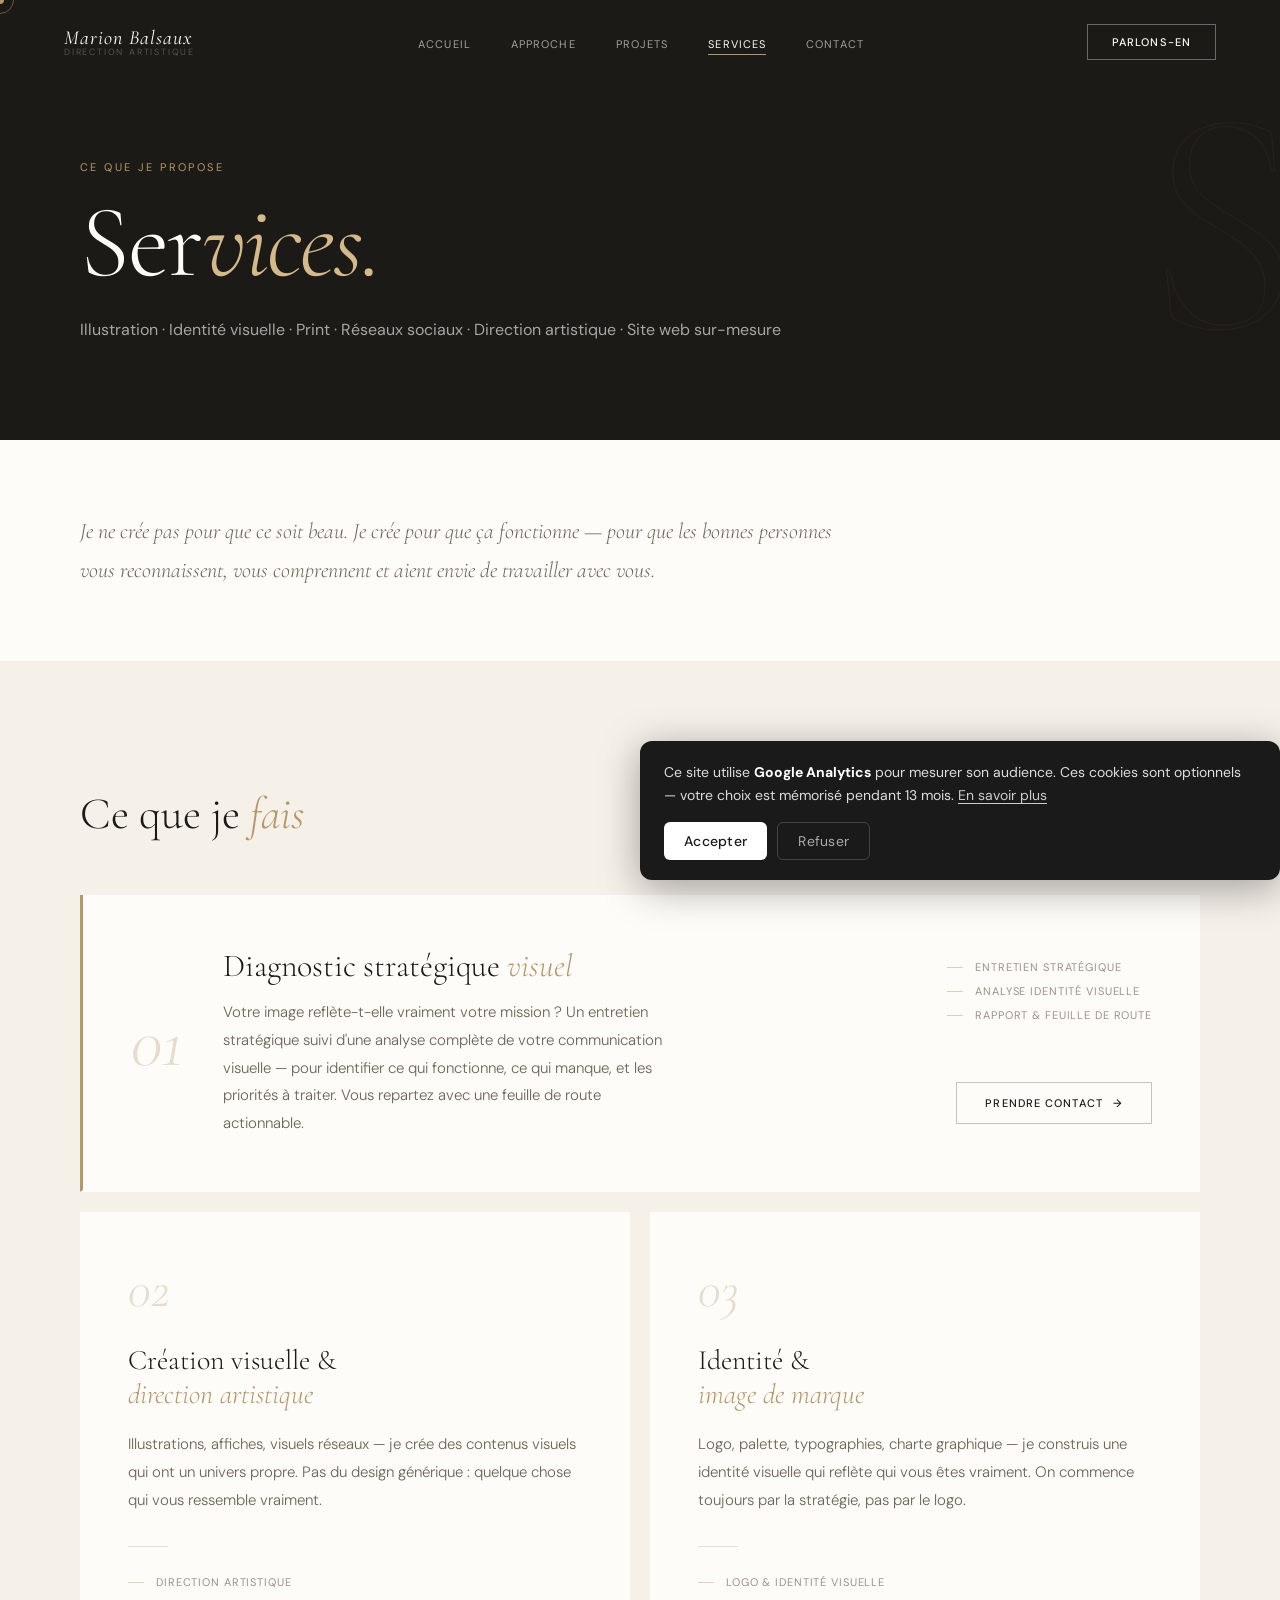
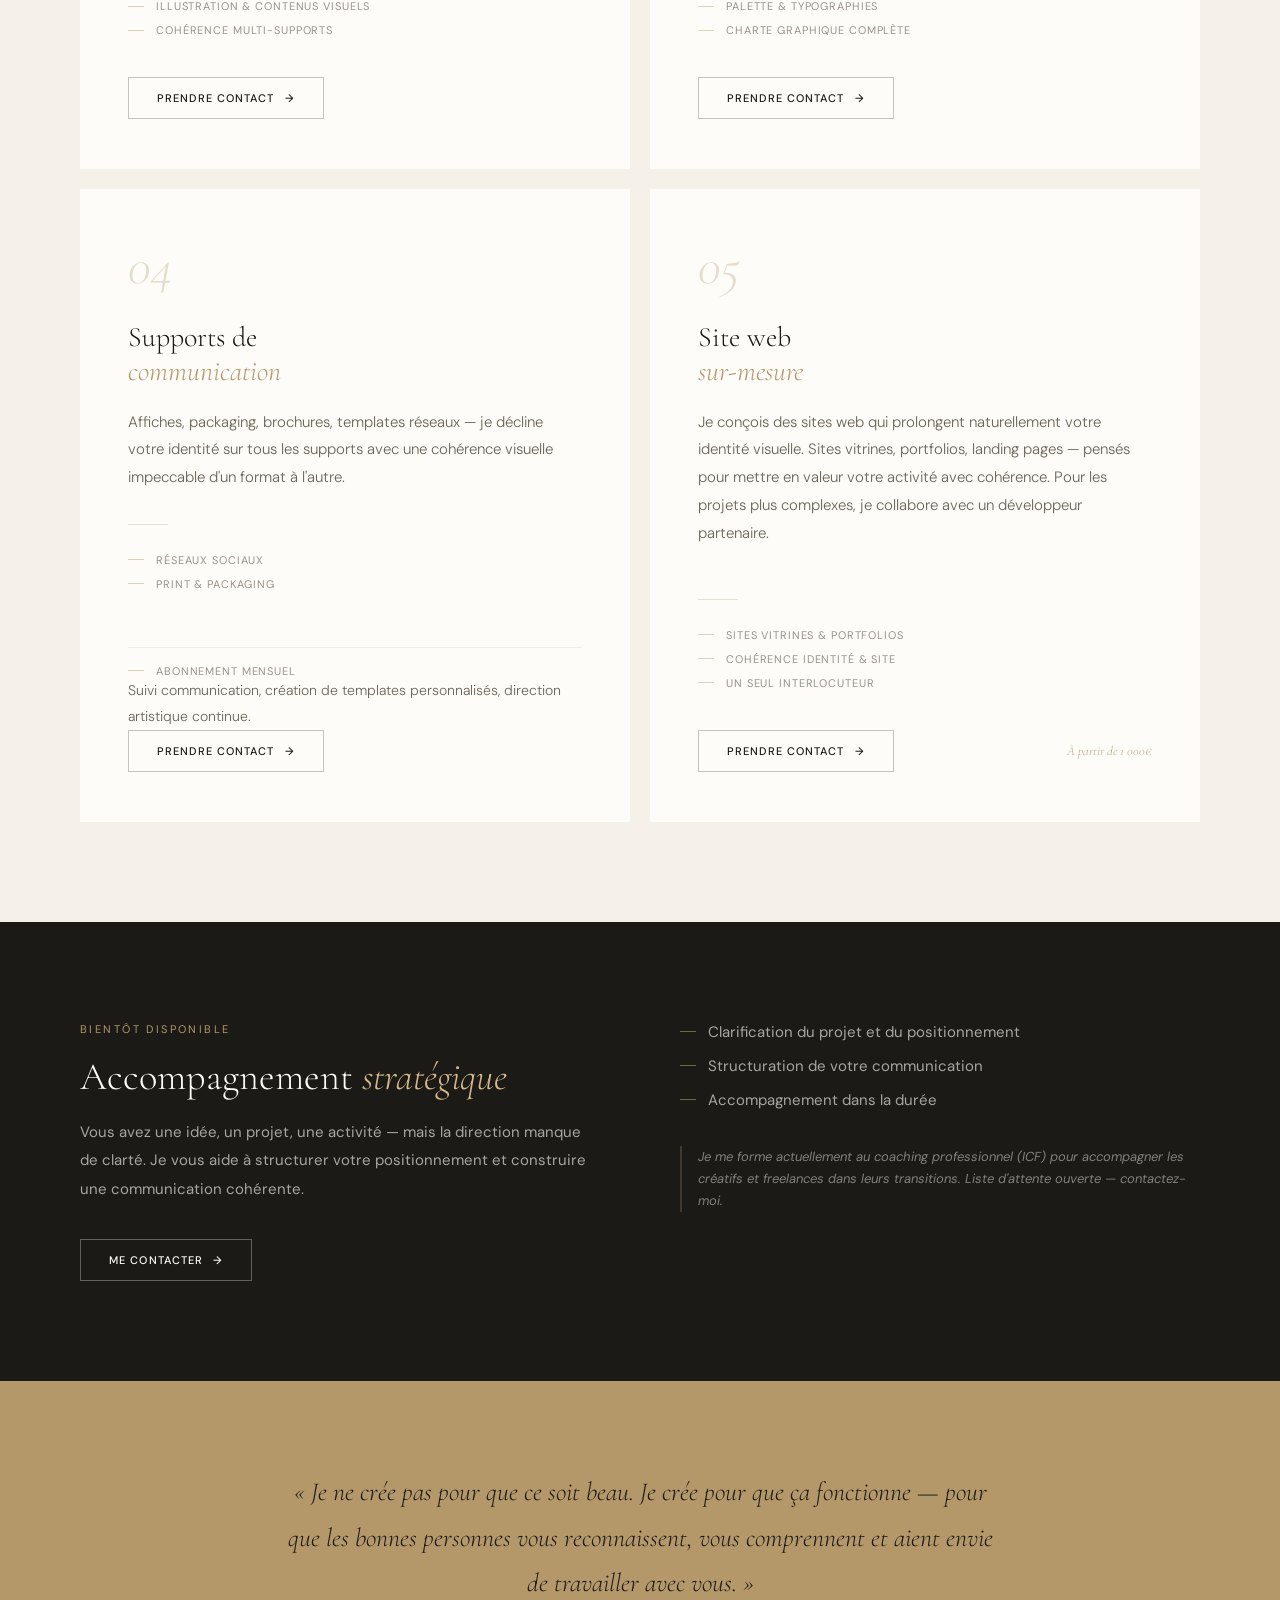
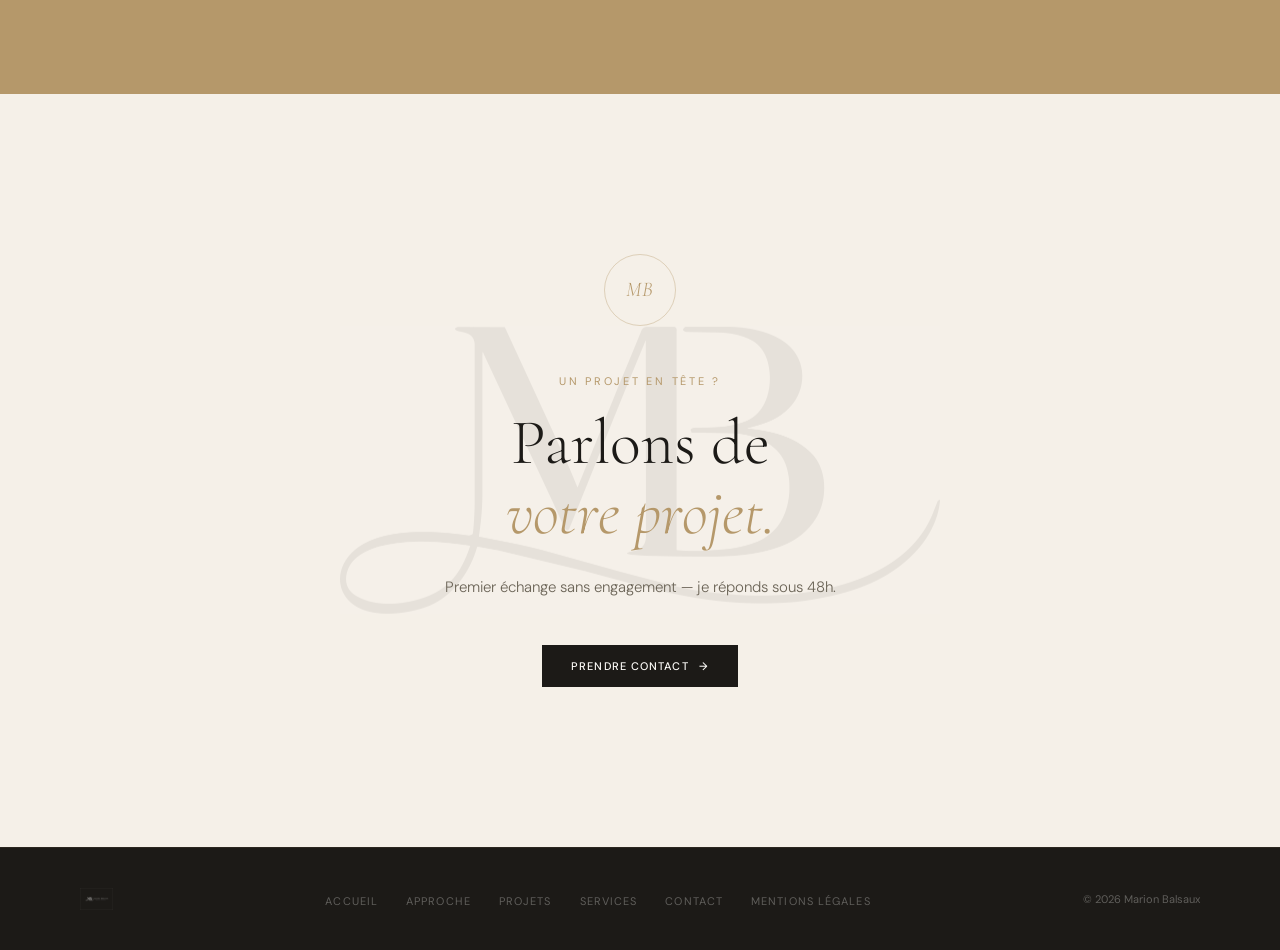
<file: services.html>
<!DOCTYPE html>
<html lang="fr">
<head>
<!-- Google tag (gtag.js) — Consent Mode v2 -->
<script>
  window.dataLayer = window.dataLayer || [];
  function gtag(){dataLayer.push(arguments);}
  gtag('consent', 'default', {
    'analytics_storage': 'denied',
    'ad_storage': 'denied',
    'ad_user_data': 'denied',
    'ad_personalization': 'denied',
    'wait_for_update': 500
  });
  gtag('set', 'url_passthrough', true);
</script>
<script async src="https://www.googletagmanager.com/gtag/js?id=G-MSE1TXJMT7"></script>
<script>
  gtag('js', new Date());
  gtag('config', 'G-MSE1TXJMT7', {'allow_google_signals': false});
</script>
<meta charset="UTF-8"><meta name="viewport" content="width=device-width, initial-scale=1.0">
<title>Services — Graphiste Freelance Belgique | Identité visuelle ASBL & Associations | Marion Balsaux</title>
<meta name="description" content="Diagnostic stratégique visuel, identité de marque, supports de communication et site web pour associations ASBL, secteur culturel et entrepreneurs en Belgique. Templates Canva et accompagnement sur-mesure.">
<meta name="keywords" content="graphiste associations ASBL belgique, graphiste secteur culturel belgique, template canva ASBL, identité visuelle éco-responsable, audit visuel communication association, directrice artistique freelance belgique, identité visuelle Bruxelles">
<meta name="author" content="Marion Balsaux">
<meta name="robots" content="index, follow">
<link rel="canonical" href="https://marionbalsaux.fr/services.html">
<meta property="og:title" content="Services graphisme & direction artistique — Marion Balsaux">
<meta property="og:description" content="Création visuelle, identité de marque, supports de communication, site web sur-mesure — graphiste freelance en Belgique.">
<meta property="og:type" content="website">
<meta property="og:url" content="https://marionbalsaux.fr/services.html">
<meta property="og:locale" content="fr_BE">
<meta property="og:site_name" content="Marion Balsaux">
<meta property="og:image" content="https://marionbalsaux.fr/images/site/photo-marion-hero.webp">
<meta name="twitter:image" content="https://marionbalsaux.fr/images/site/photo-marion-hero.webp">
<meta name="twitter:card" content="summary_large_image">
<meta name="twitter:title" content="Services — Marion Balsaux, graphiste freelance">
<meta name="twitter:description" content="Identité visuelle, packaging, illustration, site web. Chaque mission construite sur-mesure.">
<link rel="preconnect" href="https://fonts.googleapis.com"><link rel="preconnect" href="https://fonts.gstatic.com" crossorigin>
<link href="https://fonts.googleapis.com/css2?family=Cormorant+Garamond:ital,wght@0,300;0,400;0,600;1,300;1,400&family=DM+Sans:wght@300;400;500&display=swap" rel="stylesheet" media="print" onload="this.media='all'">
<noscript><link href="https://fonts.googleapis.com/css2?family=Cormorant+Garamond:ital,wght@0,300;0,400;0,600;1,300;1,400&family=DM+Sans:wght@300;400;500&display=swap" rel="stylesheet"></noscript>
<link rel="stylesheet" href="styles.css">
<style>

/* ── HERO ── */
.sh {
  padding: 160px 80px 100px;
  background: var(--dark);
  position: relative;
  overflow: hidden;
}
.sh-inner { max-width: 800px; position: relative; z-index: 2; }
.sh-deco {
  position: absolute; right: -20px; top: 80px;
  font-family: var(--serif); font-size: 320px; font-weight: 300;
  color: transparent; -webkit-text-stroke: 1px rgba(181,152,106,.07);
  line-height: .9; user-select: none; pointer-events: none;
}

/* ── INTRO CITATION ── */
.s-intro {
  padding: 72px 80px;
  background: var(--white);
  border-bottom: 1px solid rgba(181,152,106,.12);
}
.s-intro p {
  font-family: var(--serif);
  font-size: clamp(17px,2vw,22px);
  font-weight: 300; font-style: italic;
  color: var(--text-muted); line-height: 1.75; max-width: 760px;
}

/* ══ GRILLE SERVICES ══════════════════════════════════════ */
.sv-section {
  background: var(--beige);
  padding: 100px 80px;
}
.sv-section-header {
  display: flex;
  justify-content: space-between;
  align-items: flex-end;
  margin-bottom: 56px;
}
.sv-section-title {
  font-family: var(--serif);
  font-size: clamp(32px,3.5vw,48px);
  font-weight: 300; line-height: 1.1;
}
.sv-section-title em { font-style: italic; color: var(--gold); }
.sv-section-sub {
  font-size: 15px; font-weight: 400;
  color: var(--text-muted); max-width: 320px; text-align: right;
  line-height: 1.7;
}

/* Carte featured (Diagnostic) */
.sv-card-featured {
  display: grid;
  grid-template-columns: auto 1fr 1fr;
  align-items: center;
  gap: 40px;
  background: var(--white);
  padding: 52px 48px;
  margin-bottom: 20px;
  border-left: 3px solid var(--gold);
  border-bottom: 2px solid transparent;
  transition: border-color .35s;
}
.sv-card-featured:hover { border-bottom-color: var(--gold); }
.sv-card-featured .sv-card-num {
  font-family: var(--serif);
  font-size: 72px; font-style: italic; font-weight: 300;
  color: rgba(181,152,106,.32); line-height: 1;
  margin-bottom: 0;
}
.sv-card-featured-content { }
.sv-card-featured-content .sv-card-title {
  font-size: clamp(22px,2.5vw,32px);
  margin-bottom: 14px;
}
.sv-card-featured-content .sv-card-desc {
  margin-bottom: 0;
  max-width: 480px;
}
.sv-card-featured-meta {
  display: flex;
  flex-direction: column;
  gap: 20px;
  align-items: flex-end;
}
.sv-card-featured-meta .sv-card-tags {
  text-align: right;
}
.sv-card-featured-meta .sv-card-footer {
  flex-direction: row-reverse;
  gap: 20px;
}
.sv-card-featured-meta .sv-card-price {
  font-size: 20px;
}

/* Bloc alternative (abonnement) */
.sv-card-alt {
  margin-top: 16px;
  padding-top: 16px;
  border-top: 1px solid rgba(181,152,106,.15);
}

@media(max-width:900px) {
  .sv-card-featured {
    grid-template-columns: 1fr;
    gap: 20px;
    padding: 40px 28px;
  }
  .sv-card-featured-meta { align-items: flex-start; }
  .sv-card-featured-meta .sv-card-footer { flex-direction: column; }
}

/* Grille 2×2 */
.sv-cards {
  display: grid;
  grid-template-columns: 1fr 1fr;
  gap: 20px;
}

/* Carte */
.sv-card {
  background: var(--white);
  padding: 52px 48px 48px;
  border-bottom: 2px solid transparent;
  transition: border-color .35s, background .3s;
  position: relative;
  display: flex;
  flex-direction: column;
}
.sv-card:hover { border-color: var(--gold); }

.sv-card-num {
  font-family: var(--serif);
  font-size: 52px; font-style: italic; font-weight: 300;
  color: rgba(181,152,106,.32); line-height: 1;
  margin-bottom: 28px; display: block; user-select: none;
}
.sv-card-title {
  font-family: var(--serif);
  font-size: clamp(20px,2.2vw,28px);
  font-weight: 300; color: var(--dark);
  line-height: 1.2; margin-bottom: 20px;
}
.sv-card-title em { font-style: italic; color: var(--gold); }
.sv-card-desc {
  font-size: 15px; font-weight: 300;
  color: var(--text-muted); line-height: 1.85;
  margin-bottom: 32px; flex: 1;
}
.sv-card-sep {
  width: 40px; height: 1px;
  background: rgba(181,152,106,.3);
  margin-bottom: 28px;
}
.sv-card-tags {
  display: flex; flex-direction: column; gap: 10px;
  margin-bottom: 40px;
}
.sv-card-tag {
  font-size: 11px; letter-spacing: .08em; text-transform: uppercase;
  color: var(--text-light);
  display: flex; align-items: center; gap: 12px;
  transition: color .2s;
}
.sv-card-tag::before {
  content: ''; width: 16px; height: 1px;
  background: var(--gold); opacity: .45; flex-shrink: 0;
  transition: opacity .2s, width .2s;
}
.sv-card:hover .sv-card-tag { color: var(--dark); }
.sv-card:hover .sv-card-tag::before { opacity: .8; width: 22px; }
.sv-card-footer {
  display: flex; align-items: center;
  justify-content: space-between; gap: 16px;
  flex-wrap: wrap;
}
.sv-card-price {
  font-family: var(--serif);
  font-size: 13px; font-style: italic;
  color: var(--gold); opacity: .75;
}

/* ══ ACCOMPAGNEMENT ═══════════════════════════════════════ */
.sv-acc {
  background: var(--dark);
  padding: 100px 80px;
  display: grid;
  grid-template-columns: 1fr 1fr;
  gap: 80px;
  align-items: start;
  border-top: none;
}
.sv-acc-label {
  font-size: 11px; letter-spacing: .22em; text-transform: uppercase;
  color: var(--gold); margin-bottom: 20px; display: block;
}
.sv-acc-title {
  font-family: var(--serif);
  font-size: clamp(26px,3vw,40px);
  font-weight: 300; color: var(--white);
  line-height: 1.1; margin-bottom: 20px;
}
.sv-acc-title em { font-style: italic; color: var(--gold-light); }
.sv-acc-desc {
  font-size: 15px; font-weight: 400;
  color: rgba(253,252,249,.62); line-height: 1.9; margin-bottom: 36px;
}
.sv-acc-list {
  list-style: none;
  display: flex; flex-direction: column; gap: 14px; margin-bottom: 36px;
}
.sv-acc-list li {
  font-size: 15px; font-weight: 400; color: rgba(253,252,249,.62);
  display: flex; align-items: center; gap: 12px;
}
.sv-acc-list li::before {
  content: ''; width: 16px; height: 1px;
  background: var(--gold); opacity: .6; flex-shrink: 0;
}
.sv-acc-note {
  font-size: 13px; font-weight: 400; font-style: italic;
  color: rgba(253,252,249,.45); line-height: 1.7;
  border-left: 2px solid rgba(181,152,106,.25);
  padding-left: 16px;
}

/* ══ CITATION ══════════════════════════════════════════════ */
.sv-cite {
  background: var(--gold);
  padding: 88px 80px;
}
.sv-cite p {
  font-family: var(--serif);
  font-size: clamp(18px,2.5vw,26px);
  font-style: italic; font-weight: 300;
  color: var(--dark); text-align: center;
  max-width: 720px; margin: 0 auto; line-height: 1.75;
}

/* ══ RESPONSIVE ════════════════════════════════════════════ */
@media(max-width:900px){
  .sh { padding: 120px 24px 60px; }
  .sh-deco { display: none; }
  .s-intro { padding: 48px 24px; }
  .sv-section { padding: 72px 24px; }
  .sv-section-header { flex-direction: column; align-items: flex-start; gap: 16px; }
  .sv-section-sub { text-align: left; }
  .sv-cards { grid-template-columns: 1fr; }
  .sv-acc { grid-template-columns: 1fr; padding: 64px 24px; gap: 40px; }
  .sv-cite { padding: 60px 24px; }
}

@keyframes fadeUp {
  from { opacity:0; transform:translateY(20px); }
  to   { opacity:1; transform:translateY(0); }
}
</style>
</head>
<body>
<a href="#main-content" class="skip-link" style="position:absolute;left:-9999px;top:auto;width:1px;height:1px;overflow:hidden;z-index:9999;">Aller au contenu principal</a>
<div class="cursor" id="cursor"></div>
<div class="cursor-follower" id="follower"></div>

<header>
<nav id="main-nav">
  <a href="index.html" class="nav-logo">
    <span class="nav-logo-mb"><span>Marion Balsaux</span><span>Direction Artistique</span></span>
  </a>
  <ul class="nav-links">
    <li><a href="index.html">Accueil</a></li>
    <li><a href="approche.html">Approche</a></li>
    <li><a href="projets.html">Projets</a></li>
    <li><a href="services.html" class="active">Services</a></li>
    <li><a href="contact.html">Contact</a></li>
  </ul>
  <a href="contact.html" class="nav-cta">Parlons-en</a>

  <button class="nav-hamburger" id="nav-hamburger" aria-label="Menu" aria-expanded="false">
    <span></span><span></span><span></span>
  </button>
</nav>
<!-- Menu mobile overlay -->
<div class="nav-mobile-overlay" id="nav-mobile-overlay" role="dialog" aria-modal="true">
  <ul class="nav-mobile-links">
    <li><a href="index.html">Accueil</a></li>
    <li><a href="approche.html">Approche</a></li>
    <li><a href="projets.html">Projets</a></li>
    <li><a href="services.html" class="active">Services</a></li>
    <li><a href="contact.html">Contact</a></li>
  </ul>
  <a href="contact.html" class="nav-mobile-cta">Parlons de votre projet</a>
  <span class="nav-mobile-deco">Marion Balsaux · Direction Artistique</span>
</div>
</header>

<main id="main-content">
<!-- HERO -->
<section class="sh">
  <div class="sh-inner">
    <p style="font-size:11px;letter-spacing:.22em;text-transform:uppercase;color:var(--gold);margin-bottom:20px;opacity:0;animation:fadeUp .8s ease .2s forwards">Ce que je propose</p>
    <h1 style="font-family:var(--serif);font-size:clamp(56px,8vw,110px);font-weight:300;color:var(--white);line-height:.95;letter-spacing:-.02em;white-space:nowrap;opacity:0;animation:fadeUp .8s ease .35s forwards">Ser<em style="font-style:italic;color:var(--gold-light)">vices.</em></h1>
    <p style="font-size:16px;font-weight:400;color:rgba(253,252,249,.62);margin-top:28px;opacity:0;animation:fadeUp .8s ease .5s forwards">Illustration · Identité visuelle · Print · Réseaux sociaux · Direction artistique · Site web sur-mesure</p>
  </div>
  <div class="sh-deco">S</div>
</section>

<!-- INTRO -->
<div class="s-intro reveal">
  <p>Je ne crée pas pour que ce soit beau. Je crée pour que ça fonctionne — pour que les bonnes personnes vous reconnaissent, vous comprennent et aient envie de travailler avec vous.</p>
</div>

<!-- SERVICES GRID -->
<section class="sv-section">
  <div class="sv-section-header reveal">
    <h2 class="sv-section-title">Ce que je <em>fais</em></h2>
    <p class="sv-section-sub">Du diagnostic à l'accompagnement continu — chaque étape est pensée pour que votre image serve votre mission.</p>
  </div>

  <!-- CARTE FEATURED : Diagnostic -->
  <div class="sv-card-featured reveal" data-delay="0">
    <span class="sv-card-num">01</span>
    <div class="sv-card-featured-content">
      <h2 class="sv-card-title">Diagnostic stratégique <em>visuel</em></h2>
      <p class="sv-card-desc">Votre image reflète-t-elle vraiment votre mission ? Un entretien stratégique suivi d'une analyse complète de votre communication visuelle — pour identifier ce qui fonctionne, ce qui manque, et les priorités à traiter. Vous repartez avec une feuille de route actionnable.</p>
    </div>
    <div class="sv-card-featured-meta">
      <div class="sv-card-tags">
        <span class="sv-card-tag">Entretien stratégique</span>
        <span class="sv-card-tag">Analyse identité visuelle</span>
        <span class="sv-card-tag">Rapport & feuille de route</span>
      </div>
      <div class="sv-card-footer">
        <a href="contact.html" class="btn btn--light">Prendre contact</a>
      </div>
    </div>
  </div>

  <div class="sv-cards">

    <!-- 02 -->
    <div class="sv-card reveal" data-delay="0">
      <span class="sv-card-num">02</span>
      <h2 class="sv-card-title">Création visuelle &<br><em>direction artistique</em></h2>
      <p class="sv-card-desc">Illustrations, affiches, visuels réseaux — je crée des contenus visuels qui ont un univers propre. Pas du design générique : quelque chose qui vous ressemble vraiment.</p>
      <div class="sv-card-sep"></div>
      <div class="sv-card-tags">
        <span class="sv-card-tag">Direction artistique</span>
        <span class="sv-card-tag">Illustration & contenus visuels</span>
        <span class="sv-card-tag">Cohérence multi-supports</span>
      </div>
      <div class="sv-card-footer">
        <a href="contact.html" class="btn btn--light">Prendre contact</a>
      </div>
    </div>

    <!-- 03 -->
    <div class="sv-card reveal" data-delay="80">
      <span class="sv-card-num">03</span>
      <h2 class="sv-card-title">Identité &<br><em>image de marque</em></h2>
      <p class="sv-card-desc">Logo, palette, typographies, charte graphique — je construis une identité visuelle qui reflète qui vous êtes vraiment. On commence toujours par la stratégie, pas par le logo.</p>
      <div class="sv-card-sep"></div>
      <div class="sv-card-tags">
        <span class="sv-card-tag">Logo & identité visuelle</span>
        <span class="sv-card-tag">Palette & typographies</span>
        <span class="sv-card-tag">Charte graphique complète</span>
      </div>
      <div class="sv-card-footer">
        <a href="contact.html" class="btn btn--light">Prendre contact</a>
      </div>
    </div>

    <!-- 04 -->
    <div class="sv-card reveal" data-delay="120">
      <span class="sv-card-num">04</span>
      <h2 class="sv-card-title">Supports de<br><em>communication</em></h2>
      <p class="sv-card-desc">Affiches, packaging, brochures, templates réseaux — je décline votre identité sur tous les supports avec une cohérence visuelle impeccable d'un format à l'autre.</p>
      <div class="sv-card-sep"></div>
      <div class="sv-card-tags">
        <span class="sv-card-tag">Réseaux sociaux</span>
        <span class="sv-card-tag">Print & packaging</span>
      </div>
      <div class="sv-card-alt">
        <span class="sv-card-tag">Abonnement mensuel</span>
        <span class="sv-card-desc" style="font-size:14px;margin-top:8px;">Suivi communication, création de templates personnalisés, direction artistique continue.</span>
      </div>
      <div class="sv-card-footer">
        <a href="contact.html" class="btn btn--light">Prendre contact</a>
      </div>
    </div>

    <!-- 05 -->
    <div class="sv-card reveal" data-delay="200">
      <span class="sv-card-num">05</span>
      <h2 class="sv-card-title">Site web<br><em>sur-mesure</em></h2>
      <p class="sv-card-desc">Je conçois des sites web qui prolongent naturellement votre identité visuelle. Sites vitrines, portfolios, landing pages — pensés pour mettre en valeur votre activité avec cohérence. Pour les projets plus complexes, je collabore avec un développeur partenaire.</p>
      <div class="sv-card-sep"></div>
      <div class="sv-card-tags">
        <span class="sv-card-tag">Sites vitrines & portfolios</span>
        <span class="sv-card-tag">Cohérence identité & site</span>
        <span class="sv-card-tag">Un seul interlocuteur</span>
      </div>
      <div class="sv-card-footer">
        <a href="contact.html" class="btn btn--light">Prendre contact</a>
        <span class="sv-card-price">À partir de 1 000€</span>
      </div>
    </div>

  </div>
</section>

<!-- ACCOMPAGNEMENT -->
<div class="sv-acc reveal">
  <div>
    <span class="sv-acc-label">Bientôt disponible</span>
    <h3 class="sv-acc-title">Accompagnement <em>stratégique</em></h3>
    <p class="sv-acc-desc">Vous avez une idée, un projet, une activité — mais la direction manque de clarté. Je vous aide à structurer votre positionnement et construire une communication cohérente.</p>
    <a href="contact.html" class="btn btn--outline-w">Me contacter</a>
  </div>
  <div>
    <ul class="sv-acc-list">
      <li>Clarification du projet et du positionnement</li>
      <li>Structuration de votre communication</li>
      <li>Accompagnement dans la durée</li>
    </ul>
    <p class="sv-acc-note">Je me forme actuellement au coaching professionnel (ICF) pour accompagner les créatifs et freelances dans leurs transitions. Liste d'attente ouverte — contactez-moi.</p>
  </div>
</div>

<!-- CITATION -->
<div class="sv-cite reveal">
  <p>« Je ne crée pas pour que ce soit beau. Je crée pour que ça fonctionne — pour que les bonnes personnes vous reconnaissent, vous comprennent et aient envie de travailler avec vous. »</p>
</div>

<!-- CTA -->
<section class="cta-section">
  <img loading="lazy" src="images/site/logo_initiales.webp" alt="" class="cta-mb-watermark" aria-hidden="true">
  <div class="cta-mb-seal reveal">
    <span class="cta-mb-letters">MB</span>
  </div>
  <span class="label" style="display:block;text-align:center;margin-bottom:20px;">Un projet en tête ?</span>
  <h2 class="cta-title reveal">Parlons de<br><em>votre projet.</em></h2>
  <p class="cta-text reveal">Premier échange sans engagement — je réponds sous 48h.</p>
  <a href="contact.html" class="btn btn--dark reveal">Prendre contact</a>
</section>
</main>

<footer>
  <a href="index.html" class="footer-logo-wrap">
    <img loading="lazy" src="images/site/logo_horizontal-white.webp" alt="Marion Balsaux" class="footer-logo-img">
  </a>
  <ul class="footer-nav">
    <li><a href="index.html">Accueil</a></li>
    <li><a href="approche.html">Approche</a></li>
    <li><a href="projets.html">Projets</a></li>
    <li><a href="services.html">Services</a></li>
    <li><a href="contact.html">Contact</a></li><li><a href="mentions-legales.html">Mentions légales</a></li></ul>
  <span class="footer-copy">© 2026 Marion Balsaux</span>
</footer>

<script src="main.js"></script>

<!-- ══ Cookie Consent Banner ══ -->
<div id="cookie-banner" style="display:none;opacity:0;transform:translateY(calc(100% + 20px));transition:transform 0.4s ease,opacity 0.4s ease;position:fixed;bottom:20px;left:50%;transform:translateX(-50%) translateY(calc(100% + 20px));width:min(92vw,640px);background:#1a1a1a;color:#f0f0f0;border-radius:12px;padding:20px 24px;z-index:9999;box-shadow:0 8px 40px rgba(0,0,0,0.35);font-family:'DM Sans',sans-serif;font-size:0.875rem;gap:16px;flex-direction:column;align-items:flex-start;" role="alertdialog" aria-label="Consentement aux cookies">
  <p style="margin:0;line-height:1.6;color:#ddd;">Ce site utilise <strong style="color:#fff;">Google Analytics</strong> pour mesurer son audience. Ces cookies sont optionnels — votre choix est mémorisé pendant 13 mois. <a href="mentions-legales.html" style="color:#ccc;text-underline-offset:3px;">En savoir plus</a></p>
  <div style="display:flex;gap:10px;flex-wrap:wrap;">
    <button id="cookie-accept" style="background:#fff;color:#1a1a1a;border:none;border-radius:6px;padding:9px 20px;font-size:0.875rem;font-weight:500;cursor:pointer;font-family:inherit;letter-spacing:0.02em;">Accepter</button>
    <button id="cookie-reject" style="background:transparent;color:#aaa;border:1px solid #444;border-radius:6px;padding:9px 20px;font-size:0.875rem;cursor:pointer;font-family:inherit;letter-spacing:0.02em;">Refuser</button>
  </div>
</div>
<script src="cookie-consent.js"></script>
</body>
</html>
</file>
<file: styles.css>
/* ═══════════════════════════════════════════
   MARION BALSAUX — styles.css v3
   Clean rebuild with proper image handling
═══════════════════════════════════════════ */

:root {
  --beige: #F5F0E8;
  --beige-dark: #EAE3D5;
  --beige-mid: #F0E9DA;
  --dark: #1C1A17;
  --dark-mid: #2E2B26;
  --dark-light: #3D3A35;
  --gold: #B5986A;
  --gold-light: #D4B98A;
  --gold-pale: #EDD9B5;
  --white: #FDFCF9;
  --text-muted: #6B6457;
  --text-light: #9A9188;
  --serif: 'Cormorant Garamond', Georgia, serif;
  --sans: 'DM Sans', sans-serif;
}

*, *::before, *::after { box-sizing: border-box; margin: 0; padding: 0; }
html { scroll-behavior: smooth; }
body { font-family: var(--sans); background: var(--beige); color: var(--dark); overflow-x: hidden; cursor: none; }
img { max-width: 100%; display: block; }
a { color: inherit; }

/* ─── CURSOR ──────────────────────────────── */
.cursor { position: fixed; width: 8px; height: 8px; background: var(--gold); border-radius: 50%; pointer-events: none; z-index: 9999; transform: translate(-50%,-50%); transition: transform .1s ease; }
.cursor-follower { position: fixed; width: 28px; height: 28px; border: 1px solid var(--gold); border-radius: 50%; pointer-events: none; z-index: 9998; transform: translate(-50%,-50%); transition: all .15s ease; opacity: .5; }

/* ─── NAV ─────────────────────────────────── */
nav { position: fixed; top: 0; left: 0; right: 0; z-index: 100; padding: 24px 64px; display: flex; justify-content: space-between; align-items: center; transition: background .4s ease, padding .4s ease; }
nav.scrolled { background: rgba(245,240,232,.98); padding: 14px 64px; box-shadow: 0 1px 0 rgba(181,152,106,.2); }
/* Logo in nav */
.nav-logo { text-decoration: none; display: flex; align-items: center; gap: 12px; }
.nav-logo-img { width: 36px; height: 36px; flex-shrink: 0; border-radius: 2px; }
/* Logo texte — Cormorant Garamond, élégant, fonctionne sur tous les fonds */
.nav-logo-mb {
  display: flex;
  flex-direction: column;
  gap: 1px;
  line-height: 1;
}
.nav-logo-mb span:first-child {
  font-family: var(--serif);
  font-size: 19px;
  font-weight: 400;
  font-style: italic;
  letter-spacing: .05em;
  color: var(--white);
  transition: color .3s;
}
.nav-logo-mb span:last-child {
  font-family: var(--sans);
  font-size: 8px;
  font-weight: 300;
  letter-spacing: .22em;
  text-transform: uppercase;
  color: rgba(253,252,249,.5);
  transition: color .3s;
}
nav.scrolled .nav-logo-mb span:first-child { color: var(--dark); }
nav.scrolled .nav-logo-mb span:last-child  { color: var(--text-muted); }
/* Texte fallback — masqué quand le logo image est activé */
.nav-logo-mb { font-family: var(--serif); font-size: 22px; font-weight: 400; letter-spacing: .04em; color: var(--white); line-height: 1; display: flex; flex-direction: column; gap: 0; }
nav.scrolled .nav-logo-mb { color: var(--dark); }
.nav-logo-mb span:first-child { font-size: 20px; font-style: italic; }
.nav-logo-mb span:last-child { font-size: 9px; letter-spacing: .2em; text-transform: uppercase; font-style: normal; opacity: .6; }
.nav-links { display: flex; gap: 40px; list-style: none; }
.nav-links a { font-size: 11px; font-weight: 400; letter-spacing: .1em; text-transform: uppercase; text-decoration: none; color: rgba(253,252,249,.6); transition: color .2s; position: relative; }
.nav-links a::after { content: ''; position: absolute; bottom: -4px; left: 0; right: 0; height: 1px; background: var(--gold); transform: scaleX(0); transition: transform .3s ease; }
.nav-links a:hover, .nav-links a.active { color: rgba(253,252,249,1); }
.nav-links a:hover::after, .nav-links a.active::after { transform: scaleX(1); }
nav.scrolled .nav-links a { color: var(--text-muted); }
nav.scrolled .nav-links a:hover, nav.scrolled .nav-links a.active { color: var(--dark); }
.nav-cta { font-size: 11px; font-weight: 500; letter-spacing: .1em; text-transform: uppercase; text-decoration: none; color: var(--white); background: transparent; border: 1px solid rgba(253,252,249,.35); padding: 10px 24px; transition: all .2s; }
.nav-cta:hover { background: var(--gold); border-color: var(--gold); }
nav.scrolled .nav-cta { color: var(--dark); border-color: var(--dark); }
nav.scrolled .nav-cta:hover { color: var(--white); background: var(--dark); }

/* ─── MARQUEE ─────────────────────────────── */
.marquee-band { background: var(--gold); padding: 16px 0; overflow: hidden; white-space: nowrap; position: relative; z-index: 1; }
.marquee-inner { display: inline-flex; gap: 72px; animation: marquee 24s linear infinite; }
.marquee-item { font-family: var(--serif); font-size: 16px; font-style: italic; color: var(--dark); flex-shrink: 0; }
.marquee-item::before { content: '✦  '; opacity: .5; }

/* ─── SECTION LABELS ──────────────────────── */
.label { font-size: 11px; letter-spacing: .25em; text-transform: uppercase; color: var(--gold); margin-bottom: 16px; display: block; }
.label--light { color: rgba(181,152,106,.65); }

/* ─── BUTTONS ─────────────────────────────── */
.btn { display: inline-flex; align-items: center; gap: 10px; font-size: 11px; font-weight: 500; letter-spacing: .1em; text-transform: uppercase; text-decoration: none; padding: 13px 28px; transition: all .3s ease; cursor: none; }
.btn::after { content: '→'; transition: transform .3s; }
.btn:hover::after { transform: translateX(4px); }
.btn--dark { color: var(--white); background: var(--dark); border: 1px solid var(--dark); }
.btn--dark:hover { background: var(--gold); border-color: var(--gold); }
.btn--light { color: var(--dark); background: transparent; border: 1px solid rgba(28,26,23,.25); }
.btn--light:hover { background: var(--dark); color: var(--white); border-color: var(--dark); }
.btn--outline-w { color: var(--white); background: transparent; border: 1px solid rgba(253,252,249,.3); }
.btn--outline-w:hover { background: var(--gold); border-color: var(--gold); }

/* ─── CTA SECTION ─────────────────────────── */
.cta-section { padding: 160px 80px; text-align: center; position: relative; overflow: hidden; background: var(--beige); }
/* Grandes initiales en fond — filigrane décoratif */
.cta-mb-watermark {
  position: absolute;
  top: 50%;
  left: 50%;
  transform: translate(-50%, -50%);
  width: 600px;
  height: auto;
  opacity: .06;
  pointer-events: none;
  user-select: none;
  z-index: 0;
}
/* Sceau MB — cercle doré élégant au-dessus du filigrane */
.cta-mb-seal {
  width: 72px;
  height: 72px;
  border: 1px solid rgba(181,152,106,.38);
  border-radius: 50%;
  display: flex;
  align-items: center;
  justify-content: center;
  margin: 0 auto 48px;
  position: relative;
  z-index: 1;
  transition: border-color .4s;
}
.cta-mb-seal:hover { border-color: rgba(181,152,106,.7); }
.cta-mb-letters {
  font-family: var(--serif);
  font-size: 21px;
  font-weight: 300;
  font-style: italic;
  color: var(--gold);
  letter-spacing: .06em;
}
/* Contenu CTA au-dessus du filigrane */
.cta-section .label,
.cta-section .cta-title,
.cta-section .cta-text,
.cta-section .btn { position: relative; z-index: 1; }
/* Filigrane fond (conservé, atténué) */
.cta-title { font-family: var(--serif); font-size: clamp(44px, 5vw, 70px); font-weight: 300; line-height: 1.1; margin-bottom: 24px; }
.cta-title em { font-style: italic; color: var(--gold); }
.cta-text { font-size: 15px; font-weight: 300; color: var(--text-muted); max-width: 460px; margin: 0 auto 44px; line-height: 1.9; }
.cta-note { display: block; margin-top: 20px; font-size: 13px; font-weight: 300; font-style: italic; color: var(--text-light); }

/* ─── FOOTER ──────────────────────────────── */
footer { background: var(--dark); padding: 40px 80px; display: flex; justify-content: space-between; align-items: center; border-top: 1px solid rgba(181,152,106,.1); }
.footer-logo-wrap { display: flex; align-items: center; gap: 12px; text-decoration: none; }
.footer-logo-img {
  display: block; height: 22px; width: auto; max-width: 160px;
  object-fit: contain;
  mix-blend-mode: screen;
  opacity: .85;
}
.footer-logo-text { font-family: var(--serif); font-size: 15px; font-weight: 400; color: rgba(253,252,249,.6); letter-spacing: .04em; }
.footer-nav { display: flex; gap: 28px; list-style: none; }
.footer-nav a { font-size: 11px; letter-spacing: .1em; text-transform: uppercase; text-decoration: none; color: rgba(253,252,249,.3); transition: color .2s; }
.footer-nav a:hover { color: var(--gold); }
.footer-copy { font-size: 11px; color: rgba(253,252,249,.3); }

/* ─── ANIMATIONS ──────────────────────────── */
@keyframes fadeUp { from { opacity: 0; transform: translateY(28px); } to { opacity: 1; transform: translateY(0); } }
@keyframes fadeIn { from { opacity: 0; } to { opacity: 1; } }
@keyframes marquee { from { transform: translateX(0); } to { transform: translateX(-50%); } }
@keyframes scrollLine { 0%{transform:scaleY(0);transform-origin:top} 50%{transform:scaleY(1);transform-origin:top} 51%{transform:scaleY(1);transform-origin:bottom} 100%{transform:scaleY(0);transform-origin:bottom} }

.reveal { opacity: 0; transform: translateY(24px); transition: opacity .7s ease, transform .7s ease; }
.reveal.visible { opacity: 1; transform: translateY(0); }
.reveal-l { opacity: 0; transform: translateX(-28px); transition: opacity .7s ease, transform .7s ease; }
.reveal-l.visible { opacity: 1; transform: translateX(0); }
.reveal-r { opacity: 0; transform: translateX(28px); transition: opacity .7s ease, transform .7s ease; }
.reveal-r.visible { opacity: 1; transform: translateX(0); }

/* ─── HAMBURGER MENU ──────────────────────── */
.nav-hamburger {
  display: none;
  flex-direction: column;
  justify-content: space-between;
  width: 24px;
  height: 16px;
  cursor: pointer;
  background: none;
  border: none;
  padding: 0;
  z-index: 200;
}
.nav-hamburger span {
  display: block;
  width: 100%;
  height: 1px;
  background: var(--white);
  transition: all .3s ease;
  transform-origin: center;
}
nav.scrolled .nav-hamburger span { background: var(--dark); }

/* Croix quand menu ouvert */
.nav-hamburger.open span:nth-child(1) { transform: translateY(7.5px) rotate(45deg); }
.nav-hamburger.open span:nth-child(2) { opacity: 0; transform: scaleX(0); }
.nav-hamburger.open span:nth-child(3) { transform: translateY(-7.5px) rotate(-45deg); }

/* Overlay menu mobile */
.nav-mobile-overlay {
  display: none;
  position: fixed;
  inset: 0;
  background: var(--dark);
  z-index: 150;
  flex-direction: column;
  align-items: center;
  justify-content: center;
  gap: 0;
  opacity: 0;
  transition: opacity .3s ease;
}
.nav-mobile-overlay.open {
  display: flex;
  opacity: 1;
}
.nav-mobile-links {
  list-style: none;
  text-align: center;
  padding: 0;
  margin-bottom: 48px;
}
.nav-mobile-links li { overflow: hidden; }
.nav-mobile-links a {
  display: block;
  font-family: var(--serif);
  font-size: clamp(36px, 10vw, 52px);
  font-weight: 300;
  font-style: italic;
  color: var(--white);
  text-decoration: none;
  padding: 12px 0;
  opacity: .85;
  transition: color .2s, opacity .2s;
  letter-spacing: -.02em;
}
.nav-mobile-links a:hover,
.nav-mobile-links a.active { color: var(--gold); opacity: 1; }
.nav-mobile-cta {
  font-size: 11px;
  font-weight: 500;
  letter-spacing: .14em;
  text-transform: uppercase;
  text-decoration: none;
  color: var(--white);
  border: 1px solid rgba(253,252,249,.3);
  padding: 14px 36px;
  transition: all .2s;
}
.nav-mobile-cta:hover { background: var(--gold); border-color: var(--gold); }
.nav-mobile-deco {
  position: absolute;
  bottom: 40px;
  font-size: 10px;
  letter-spacing: .22em;
  text-transform: uppercase;
  color: rgba(253,252,249,.18);
}

/* ─── MOBILE ──────────────────────────────── */
@media (max-width: 900px) {
  nav { padding: 20px 24px; }
  nav.scrolled { padding: 14px 24px; }
  .nav-links, .nav-cta { display: none; }
  .nav-hamburger { display: flex; }
  .cta-section { padding: 96px 24px; }
  footer { padding: 32px 24px; flex-direction: column; gap: 20px; text-align: center; }
  .footer-nav { flex-wrap: wrap; justify-content: center; gap: 16px; }
}
</file>
